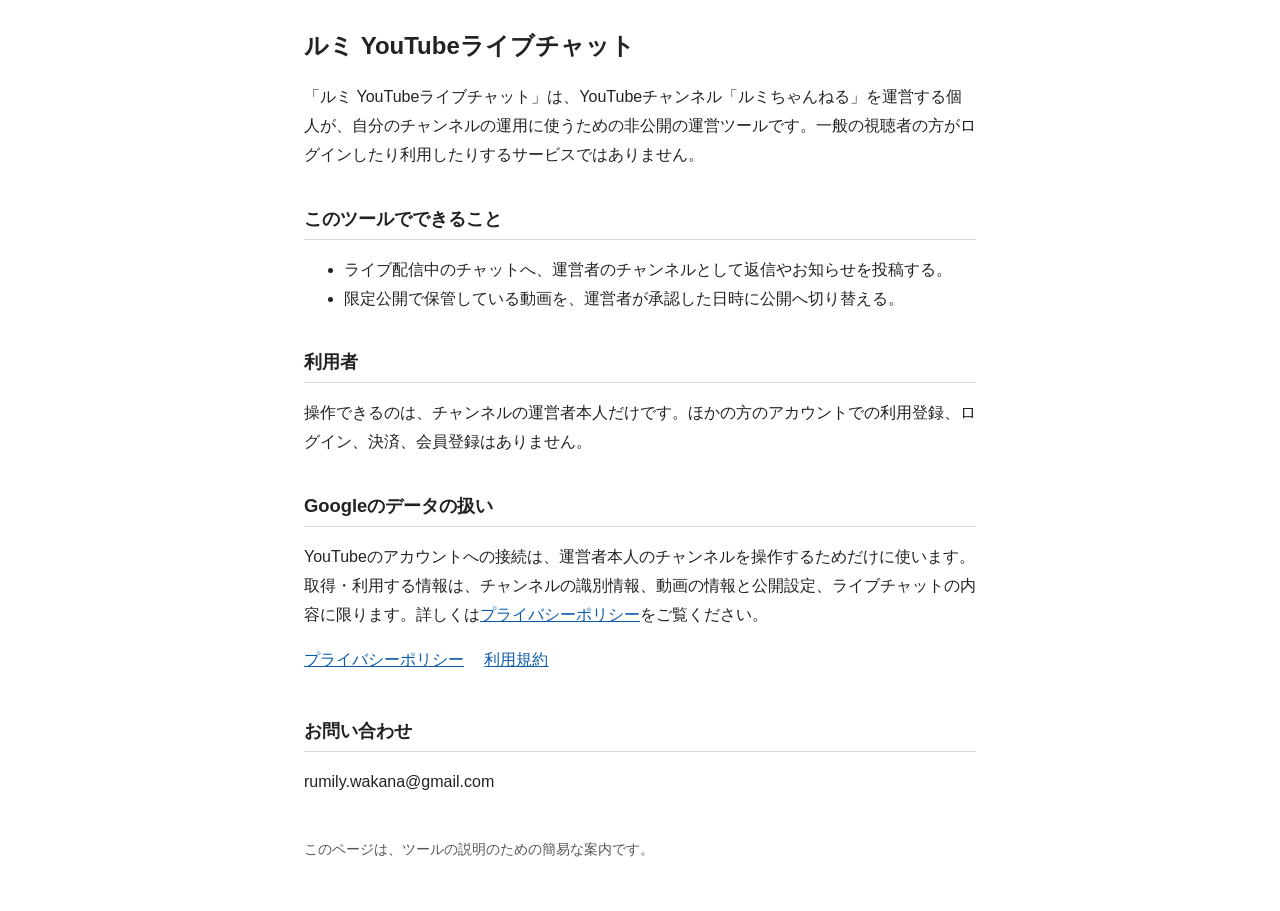
<file: rumi-channel-tools/index.html>
<!doctype html>
<html lang="ja">
<head>
<meta charset="utf-8">
<meta name="viewport" content="width=device-width, initial-scale=1">
<title>ルミ YouTubeライブチャット</title>
<style>
body{font-family:-apple-system,BlinkMacSystemFont,"Hiragino Sans","Noto Sans JP",sans-serif;line-height:1.8;color:#222;background:#fff;margin:0}
main{max-width:42rem;margin:0 auto;padding:1.5rem 1rem 3rem}
h1{font-size:1.5rem;margin:0 0 1rem}h2{font-size:1.15rem;margin:2rem 0 .5rem;border-bottom:1px solid #ddd;padding-bottom:.25rem}
nav{margin:1rem 0}nav a{display:inline-block;margin:0 1rem .5rem 0}
a{color:#0b5cad}footer{margin-top:2.5rem;font-size:.9rem;color:#555}
</style>
</head>
<body>
<main>
<h1>ルミ YouTubeライブチャット</h1>
<p>「ルミ YouTubeライブチャット」は、YouTubeチャンネル「ルミちゃんねる」を運営する個人が、自分のチャンネルの運用に使うための非公開の運営ツールです。一般の視聴者の方がログインしたり利用したりするサービスではありません。</p>

<h2>このツールでできること</h2>
<ul>
<li>ライブ配信中のチャットへ、運営者のチャンネルとして返信やお知らせを投稿する。</li>
<li>限定公開で保管している動画を、運営者が承認した日時に公開へ切り替える。</li>
</ul>

<h2>利用者</h2>
<p>操作できるのは、チャンネルの運営者本人だけです。ほかの方のアカウントでの利用登録、ログイン、決済、会員登録はありません。</p>

<h2>Googleのデータの扱い</h2>
<p>YouTubeのアカウントへの接続は、運営者本人のチャンネルを操作するためだけに使います。取得・利用する情報は、チャンネルの識別情報、動画の情報と公開設定、ライブチャットの内容に限ります。詳しくは<a href="privacy.html">プライバシーポリシー</a>をご覧ください。</p>

<nav>
<a href="privacy.html">プライバシーポリシー</a>
<a href="terms.html">利用規約</a>
</nav>

<h2>お問い合わせ</h2>
<p>rumily.wakana@gmail.com</p>

<footer>このページは、ツールの説明のための簡易な案内です。</footer>
</main>
</body>
</html>
</file>
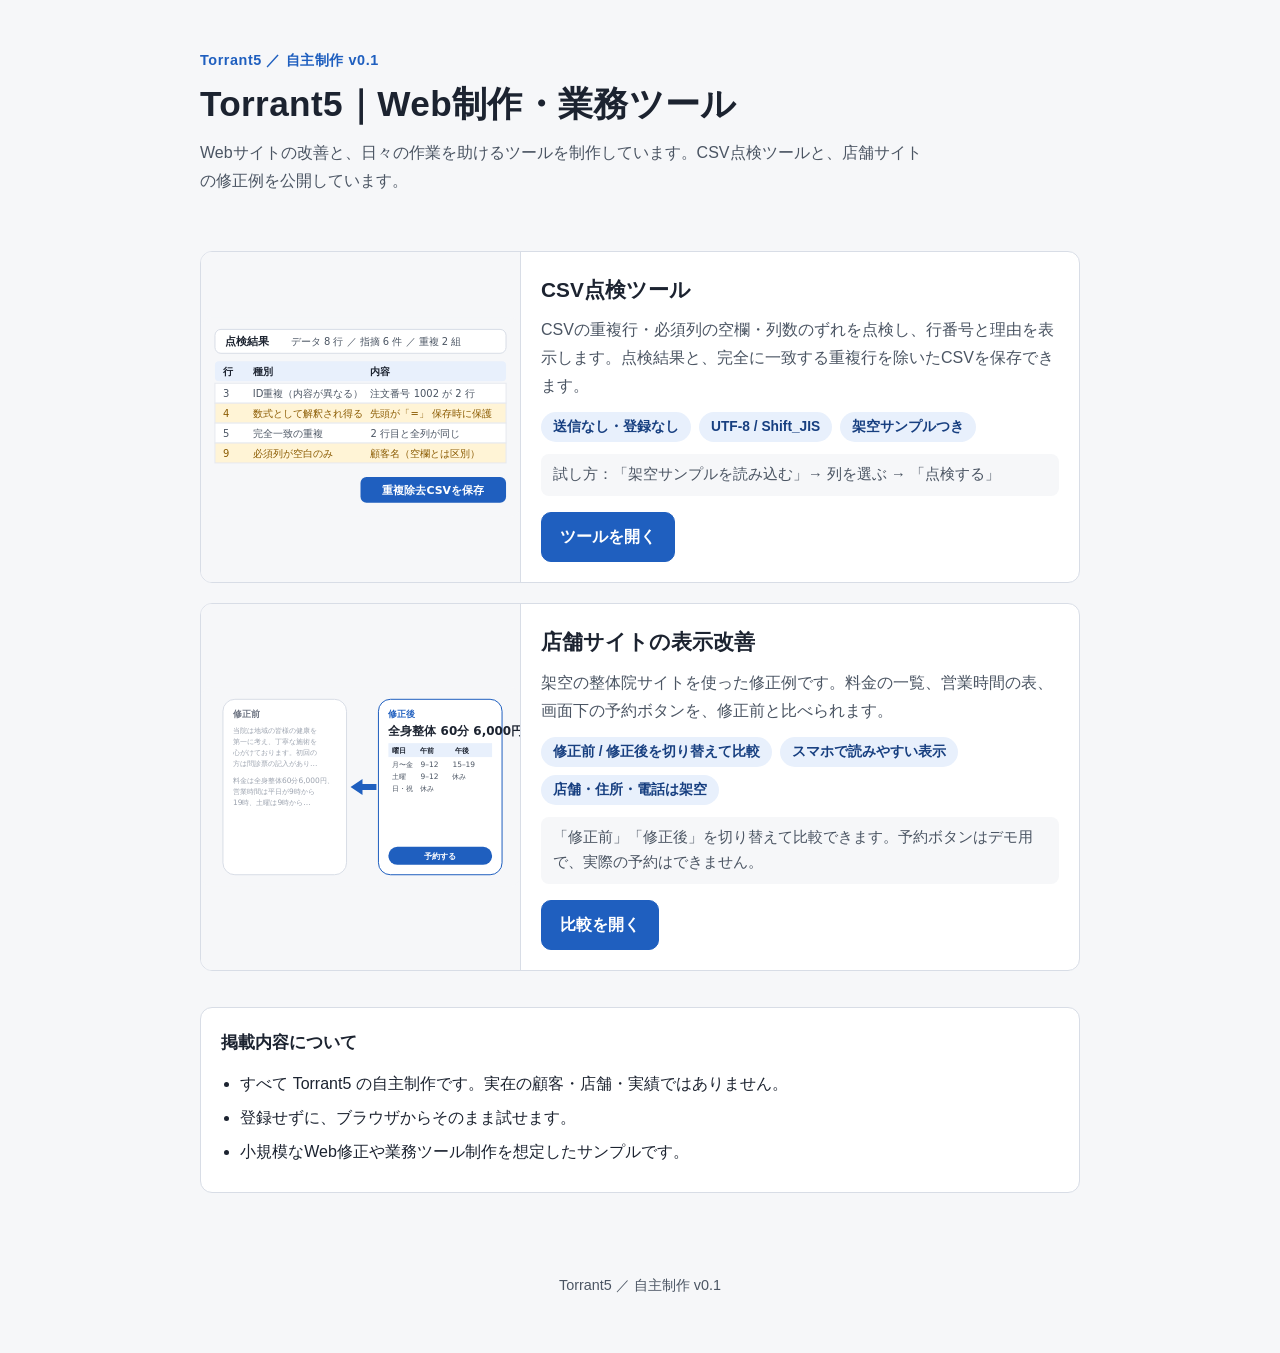
<file: samples/index.html>
<!DOCTYPE html>
<html lang="ja">
<head>
<meta charset="utf-8">
<meta name="viewport" content="width=device-width, initial-scale=1">
<title>Torrant5｜Web制作・業務ツール</title>
<meta name="description" content="Webサイトの改善と、日々の作業を助けるツールを制作しています。CSV点検ツールと店舗サイトの修正例を、ブラウザで試せます。">
<link rel="stylesheet" href="shared.css">
<link rel="stylesheet" href="home.css">
</head>
<body>
<a class="skip" href="#main">本文へ移動</a>
<main id="main" class="wrap">
  <header class="hero">
    <p class="kicker">Torrant5 ／ 自主制作 v0.1</p>
    <h1>Torrant5｜<wbr><span style="white-space:nowrap">Web制作・業務ツール</span></h1>
    <p class="lede">Webサイトの改善と、日々の作業を助けるツールを制作しています。CSV点検ツールと、店舗サイトの修正例を公開しています。</p>
  </header>

  <ul class="works">
    <li class="work">
      <a class="shot" href="csv-check/index.html" aria-hidden="true" tabindex="-1">
        <svg viewBox="0 0 320 200" role="img" focusable="false" font-family="system-ui, sans-serif">
          <rect width="320" height="200" rx="10" fill="#f6f7f9"/>
          <rect x="14" y="12" width="292" height="24" rx="6" fill="#fff" stroke="#d8dde6"/>
          <text x="24" y="28" font-size="11" fill="#1c2330" font-weight="700">点検結果</text>
          <text x="90" y="28" font-size="10" fill="#4b5563">データ 8 行 ／ 指摘 6 件 ／ 重複 2 組</text>
          <rect x="14" y="44" width="292" height="20" rx="4" fill="#e8f0fc"/>
          <text x="22" y="58" font-size="10" fill="#1c2330" font-weight="700">行</text>
          <text x="52" y="58" font-size="10" fill="#1c2330" font-weight="700">種別</text>
          <text x="170" y="58" font-size="10" fill="#1c2330" font-weight="700">内容</text>
          <rect x="14" y="66" width="292" height="20" fill="#fff" stroke="#e6e9ef"/>
          <text x="22" y="80" font-size="10" fill="#4b5563">3</text>
          <text x="52" y="80" font-size="10" fill="#4b5563">ID重複（内容が異なる）</text>
          <text x="170" y="80" font-size="10" fill="#4b5563">注文番号 1002 が 2 行</text>
          <rect x="14" y="86" width="292" height="20" fill="#fff4d6" stroke="#e6e9ef"/>
          <text x="22" y="100" font-size="10" fill="#8a5a00">4</text>
          <text x="52" y="100" font-size="10" fill="#8a5a00">数式として解釈され得る</text>
          <text x="170" y="100" font-size="10" fill="#8a5a00">先頭が「=」 保存時に保護</text>
          <rect x="14" y="106" width="292" height="20" fill="#fff" stroke="#e6e9ef"/>
          <text x="22" y="120" font-size="10" fill="#4b5563">5</text>
          <text x="52" y="120" font-size="10" fill="#4b5563">完全一致の重複</text>
          <text x="170" y="120" font-size="10" fill="#4b5563">2 行目と全列が同じ</text>
          <rect x="14" y="126" width="292" height="20" fill="#fff4d6" stroke="#e6e9ef"/>
          <text x="22" y="140" font-size="10" fill="#8a5a00">9</text>
          <text x="52" y="140" font-size="10" fill="#8a5a00">必須列が空白のみ</text>
          <text x="170" y="140" font-size="10" fill="#8a5a00">顧客名（空欄とは区別）</text>
          <rect x="160" y="160" width="146" height="26" rx="6" fill="#1f5fbf"/>
          <text x="233" y="177" font-size="11" fill="#fff" text-anchor="middle" font-weight="700">重複除去CSVを保存</text>
        </svg>
      </a>
      <div class="desc">
        <h2>CSV点検ツール</h2>
        <p>CSVの重複行・必須列の空欄・列数のずれを点検し、行番号と理由を表示します。点検結果と、完全に一致する重複行を除いたCSVを保存できます。</p>
        <ul class="facts">
          <li>送信なし・登録なし</li>
          <li>UTF-8 / Shift_JIS</li>
          <li>架空サンプルつき</li>
        </ul>
        <p class="try">試し方：「架空サンプルを読み込む」→ 列を選ぶ → 「点検する」</p>
        <a class="btn-main" href="csv-check/index.html">ツールを開く</a>
      </div>
    </li>

    <li class="work">
      <a class="shot" href="web-fix/index.html" aria-hidden="true" tabindex="-1">
        <svg viewBox="0 0 320 200" role="img" focusable="false" font-family="system-ui, sans-serif">
          <rect width="320" height="200" rx="10" fill="#f6f7f9"/>
          <rect x="22" y="12" width="124" height="176" rx="12" fill="#fff" stroke="#d8dde6"/>
          <text x="32" y="30" font-size="9" fill="#6b7280" font-weight="700">修正前</text>
          <text x="32" y="46" font-size="7.5" fill="#9ca3af">当院は地域の皆様の健康を</text>
          <text x="32" y="57" font-size="7.5" fill="#9ca3af">第一に考え、丁寧な施術を</text>
          <text x="32" y="68" font-size="7.5" fill="#9ca3af">心がけております。初回の</text>
          <text x="32" y="79" font-size="7.5" fill="#9ca3af">方は問診票の記入があり…</text>
          <text x="32" y="96" font-size="7.5" fill="#9ca3af">料金は全身整体60分6,000円、</text>
          <text x="32" y="107" font-size="7.5" fill="#9ca3af">営業時間は平日が9時から</text>
          <text x="32" y="118" font-size="7.5" fill="#9ca3af">19時、土曜は9時から…</text>
          <path d="M150 100 l12 -8 v5 h14 v6 h-14 v5z" fill="#1f5fbf"/>
          <rect x="178" y="12" width="124" height="176" rx="12" fill="#fff" stroke="#1f5fbf"/>
          <text x="188" y="30" font-size="9" fill="#1f5fbf" font-weight="700">修正後</text>
          <text x="188" y="48" font-size="12" fill="#1c2330" font-weight="700">全身整体 60分 6,000円</text>
          <rect x="188" y="56" width="104" height="14" fill="#e8f0fc"/>
          <text x="192" y="66" font-size="7.5" fill="#1c2330" font-weight="700">曜日　　午前　　　午後</text>
          <text x="192" y="80" font-size="7.5" fill="#4b5563">月〜金　9–12　　15–19</text>
          <text x="192" y="92" font-size="7.5" fill="#4b5563">土曜　　9–12　　休み</text>
          <text x="192" y="104" font-size="7.5" fill="#4b5563">日・祝　休み</text>
          <rect x="188" y="160" width="104" height="18" rx="9" fill="#1f5fbf"/>
          <text x="240" y="172" font-size="8.5" fill="#fff" text-anchor="middle" font-weight="700">予約する</text>
        </svg>
      </a>
      <div class="desc">
        <h2>店舗サイトの表示改善</h2>
        <p>架空の整体院サイトを使った修正例です。料金の一覧、営業時間の表、画面下の予約ボタンを、修正前と比べられます。</p>
        <ul class="facts">
          <li>修正前 / 修正後を切り替えて比較</li>
          <li>スマホで読みやすい表示</li>
          <li>店舗・住所・電話は架空</li>
        </ul>
        <p class="try">「修正前」「修正後」を切り替えて比較できます。予約ボタンはデモ用で、実際の予約はできません。</p>
        <a class="btn-main" href="web-fix/index.html">比較を開く</a>
      </div>
    </li>
  </ul>

  <section class="about" aria-labelledby="about-title">
    <h2 id="about-title">掲載内容について</h2>
    <ul class="plain">
      <li>すべて Torrant5 の自主制作です。実在の顧客・店舗・実績ではありません。</li>
      <li>登録せずに、ブラウザからそのまま試せます。</li>
      <li>小規模なWeb修正や業務ツール制作を想定したサンプルです。</li>
    </ul>
  </section>
</main>
<footer class="foot">
  <p>Torrant5 ／ 自主制作 v0.1</p>
</footer>
</body>
</html>
</file>
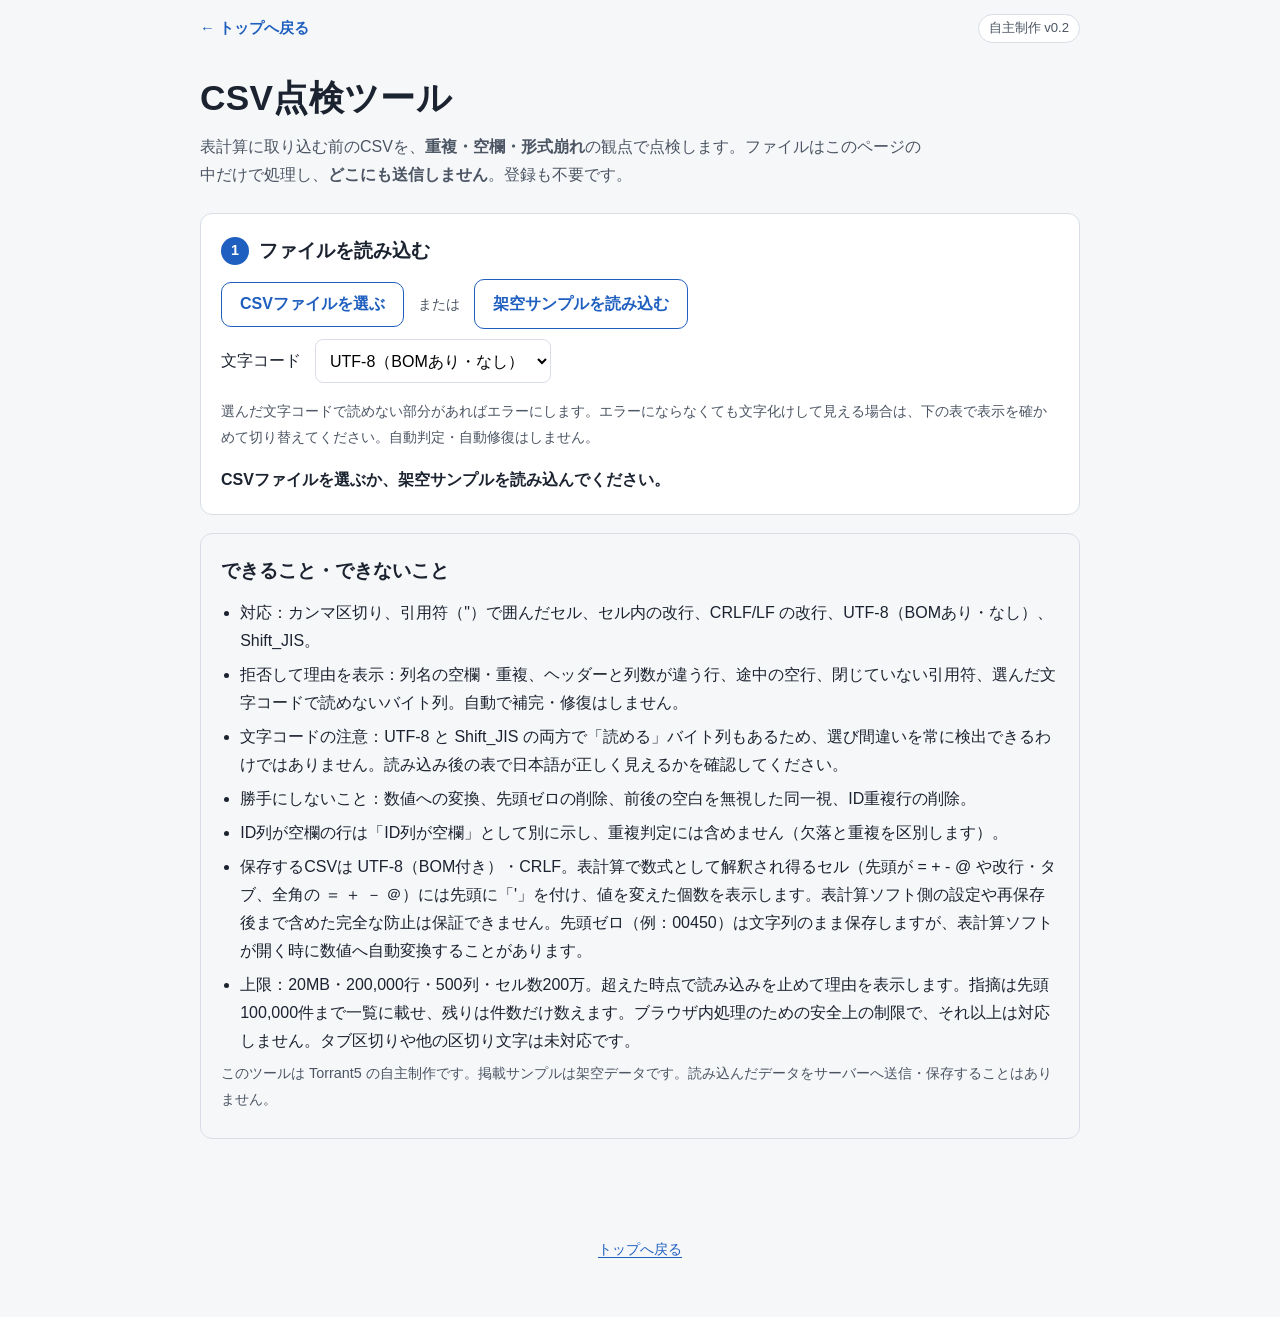
<file: samples/csv-check/index.html>
<!DOCTYPE html>
<html lang="ja">
<head>
<meta charset="utf-8">
<meta name="viewport" content="width=device-width, initial-scale=1">
<title>CSV点検ツール｜重複・空欄・形式崩れをブラウザ内で確認（Torrant5）</title>
<meta name="description" content="CSVの重複行・必須列の空欄・列数のずれをブラウザ内で点検し、結果を保存できます。ファイルの外部送信なし。架空サンプルつき。">
<link rel="stylesheet" href="../shared.css">
<link rel="stylesheet" href="style.css">
</head>
<body>
<a class="skip" href="#main">本文へ移動</a>
<header class="bar">
  <a class="bar-home" href="../index.html">← トップへ戻る</a>
  <span class="bar-tag">自主制作 v0.2</span>
</header>

<main id="main" class="wrap">
  <h1>CSV点検ツール</h1>
  <p class="lede">表計算に取り込む前のCSVを、<strong>重複・空欄・形式崩れ</strong>の観点で点検します。ファイルはこのページの中だけで処理し、<strong>どこにも送信しません</strong>。登録も不要です。</p>

  <section class="card" aria-labelledby="step1">
    <h2 id="step1"><span class="no">1</span>ファイルを読み込む</h2>
    <div class="row">
      <label class="file-label">
        <span class="btn-ghost">CSVファイルを選ぶ</span>
        <input id="file" type="file" accept=".csv,text/csv,text/plain">
      </label>
      <span class="or">または</span>
      <button id="load-sample" type="button" class="btn-ghost">架空サンプルを読み込む</button>
    </div>
    <div class="row">
      <label for="encoding">文字コード</label>
      <select id="encoding">
        <option value="utf-8" selected>UTF-8（BOMあり・なし）</option>
        <option value="shift_jis">Shift_JIS（日本語CSV）</option>
      </select>
      <span class="hint">選んだ文字コードで読めない部分があればエラーにします。エラーにならなくても文字化けして見える場合は、下の表で表示を確かめて切り替えてください。自動判定・自動修復はしません。</span>
    </div>
    <p id="file-meta" class="meta" aria-live="polite"></p>
    <p id="status" class="status" role="status" aria-live="polite"></p>
    <p id="error" class="error" role="alert" tabindex="-1" hidden></p>
  </section>

  <section id="setup" class="card" aria-labelledby="step2" hidden>
    <h2 id="step2"><span class="no">2</span>点検する列を選ぶ</h2>
    <fieldset>
      <legend>空欄があってはいけない列（複数可）</legend>
      <div id="required-cols" class="chk-grid"></div>
    </fieldset>
    <div class="row">
      <label for="id-col">ID列（重複を別扱いにする列）</label>
      <select id="id-col"></select>
    </div>
    <p class="hint">全列が完全に一致する行は常に点検します。IDだけ同じで内容が異なる行は「要確認」として分け、削除しません。</p>
    <button id="run" type="button" class="btn-main" disabled>点検する</button>
  </section>

  <section id="result" class="card" aria-labelledby="result-title" hidden>
    <h2 id="result-title" tabindex="-1"><span class="no">3</span>結果</h2>
    <dl id="summary" class="summary"></dl>

    <h3>指摘一覧</h3>
    <div class="table-wrap">
      <table class="tbl">
        <thead><tr><th scope="col">行</th><th scope="col">種別</th><th scope="col">列</th><th scope="col">内容</th></tr></thead>
        <tbody id="findings-body"></tbody>
      </table>
    </div>
    <div id="findings-pager" class="pager"></div>

    <h3>データの確認（指摘のある行に色）</h3>
    <div class="table-wrap"><table id="preview" class="tbl tbl-data"></table></div>
    <div id="preview-pager" class="pager"></div>

    <h3>保存</h3>
    <div class="row">
      <button id="dl-findings" type="button" class="btn-main" disabled>点検一覧CSVを保存</button>
      <button id="dedup" type="button" class="btn-ghost" disabled>重複除去CSVを保存</button>
    </div>
    <p id="dedup-note" class="hint"></p>
    <p id="save-note" class="status" role="status" aria-live="polite"></p>
  </section>

  <section class="card card-note" aria-labelledby="limits">
    <h2 id="limits">できること・できないこと</h2>
    <ul class="plain">
      <li>対応：カンマ区切り、引用符（"）で囲んだセル、セル内の改行、CRLF/LF の改行、UTF-8（BOMあり・なし）、Shift_JIS。</li>
      <li>拒否して理由を表示：列名の空欄・重複、ヘッダーと列数が違う行、途中の空行、閉じていない引用符、選んだ文字コードで読めないバイト列。自動で補完・修復はしません。</li>
      <li>文字コードの注意：UTF-8 と Shift_JIS の両方で「読める」バイト列もあるため、選び間違いを常に検出できるわけではありません。読み込み後の表で日本語が正しく見えるかを確認してください。</li>
      <li>勝手にしないこと：数値への変換、先頭ゼロの削除、前後の空白を無視した同一視、ID重複行の削除。</li>
      <li>ID列が空欄の行は「ID列が空欄」として別に示し、重複判定には含めません（欠落と重複を区別します）。</li>
      <li>保存するCSVは UTF-8（BOM付き）・CRLF。表計算で数式として解釈され得るセル（先頭が = + - @ や改行・タブ、全角の ＝ ＋ － ＠）には先頭に「'」を付け、値を変えた個数を表示します。表計算ソフト側の設定や再保存後まで含めた完全な防止は保証できません。先頭ゼロ（例：00450）は文字列のまま保存しますが、表計算ソフトが開く時に数値へ自動変換することがあります。</li>
      <li>上限：20MB・200,000行・500列・セル数200万。超えた時点で読み込みを止めて理由を表示します。指摘は先頭100,000件まで一覧に載せ、残りは件数だけ数えます。ブラウザ内処理のための安全上の制限で、それ以上は対応しません。タブ区切りや他の区切り文字は未対応です。</li>
    </ul>
    <p class="hint">このツールは Torrant5 の自主制作です。掲載サンプルは架空データです。読み込んだデータをサーバーへ送信・保存することはありません。</p>
  </section>
</main>

<footer class="foot">
  <p><a href="../index.html">トップへ戻る</a></p>
</footer>
<script src="csv-core.js"></script>
<script src="app.js"></script>
</body>
</html>
</file>
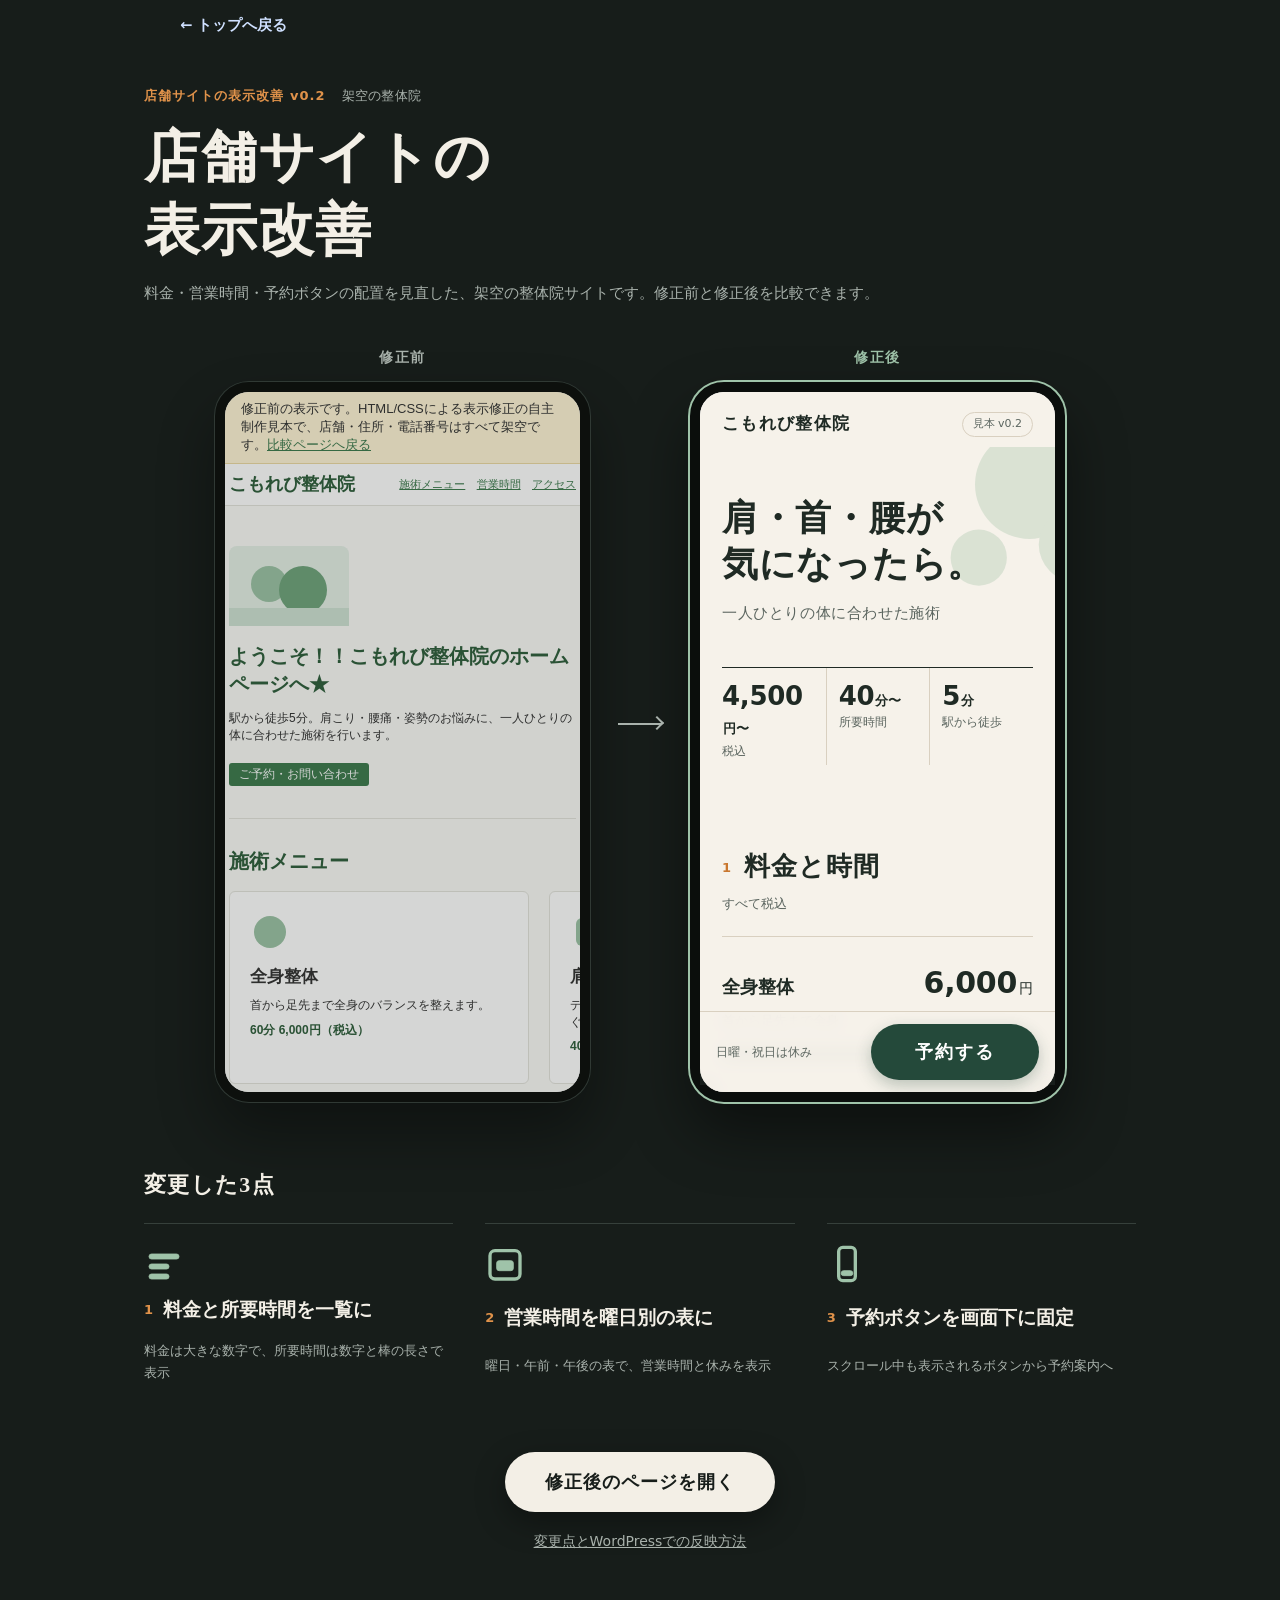
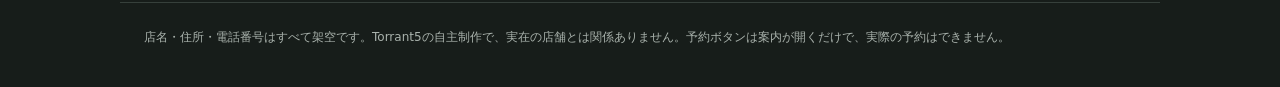
<file: samples/web-fix/index.html>
<!DOCTYPE html>
<html lang="ja">
<head>
<meta charset="utf-8">
<meta name="viewport" content="width=device-width, initial-scale=1">
<title>店舗サイトの表示改善｜修正前と修正後の比較（Torrant5）</title>
<link rel="stylesheet" href="css/index.css">
<style>.samples-nav{max-width:960px;margin:0 auto;padding:12px 20px 0;font-size:.92rem}.samples-nav a{color:#cfe0ff;font-weight:600;text-decoration:none}.samples-nav a:hover,.samples-nav a:focus-visible{text-decoration:underline}</style>
<script>document.documentElement.classList.add('js');</script>
</head>
<body>
<a class="skip" href="#compare">比較へ移動</a>
<nav class="samples-nav" aria-label="見本一覧"><a href="../index.html">← トップへ戻る</a></nav>

<header class="head">
  <p class="kicker">店舗サイトの表示改善 v0.2 <span>架空の整体院</span></p>
  <h1 class="title">店舗サイトの<br>表示改善</h1>
  <p class="lede">料金・営業時間・予約ボタンの配置を見直した、架空の整体院サイトです。修正前と修正後を比較できます。</p>
</header>

<main>
  <section id="compare" class="compare" tabindex="-1" aria-label="修正前と修正後の比較">
    <div class="switch" role="group" aria-label="表示する画面">
      <button type="button" class="switch-btn" data-show="before" aria-pressed="false">修正前</button>
      <button type="button" class="switch-btn" data-show="after" aria-pressed="true">修正後</button>
    </div>

    <div class="stage" data-view="after">
      <figure class="phone phone-before">
        <figcaption class="cap">修正前</figcaption>
        <div class="screen"><iframe src="before.html" title="修正前のページ" loading="lazy"></iframe></div>
      </figure>
      <span class="arrow" aria-hidden="true"></span>
      <figure class="phone phone-after">
        <figcaption class="cap cap-after">修正後</figcaption>
        <div class="screen"><iframe src="after.html" title="修正後のページ"></iframe></div>
      </figure>
    </div>
  </section>

  <section class="points" aria-labelledby="points-title">
    <h2 id="points-title" class="points-title">変更した3点</h2>
    <ol class="point-list">
      <li class="point">
        <svg class="pic" viewBox="0 0 48 48" aria-hidden="true" focusable="false"><rect x="6" y="12" width="36" height="6" rx="3"/><rect x="6" y="24" width="24" height="6" rx="3"/><rect x="6" y="36" width="24" height="6" rx="3"/></svg>
        <p class="point-main">料金と所要時間を一覧に</p>
        <p class="point-sub">料金は大きな数字で、所要時間は数字と棒の長さで表示</p>
      </li>
      <li class="point">
        <svg class="pic" viewBox="0 0 48 48" aria-hidden="true" focusable="false"><rect x="6" y="8" width="36" height="34" rx="6" fill="none" stroke-width="4"/><rect x="14" y="20" width="20" height="12" rx="3"/></svg>
        <p class="point-main">営業時間を曜日別の表に</p>
        <p class="point-sub">曜日・午前・午後の表で、営業時間と休みを表示</p>
      </li>
      <li class="point">
        <svg class="pic" viewBox="0 0 48 48" aria-hidden="true" focusable="false"><rect x="14" y="4" width="20" height="40" rx="5" fill="none" stroke-width="4"/><rect x="17" y="32" width="14" height="6" rx="3"/></svg>
        <p class="point-main">予約ボタンを画面下に固定</p>
        <p class="point-sub">スクロール中も表示されるボタンから予約案内へ</p>
      </li>
    </ol>
  </section>

  <div class="action">
    <a class="cta" href="after.html">修正後のページを開く</a>
    <a class="sub-link" href="詳しい仕様.html">変更点とWordPressでの反映方法</a>
  </div>
</main>

<footer class="foot">
  <p>店名・住所・電話番号はすべて架空です。Torrant5の自主制作で、実在の店舗とは関係ありません。予約ボタンは案内が開くだけで、実際の予約はできません。</p>
</footer>

<script src="js/index.js"></script>
</body>
</html>
</file>
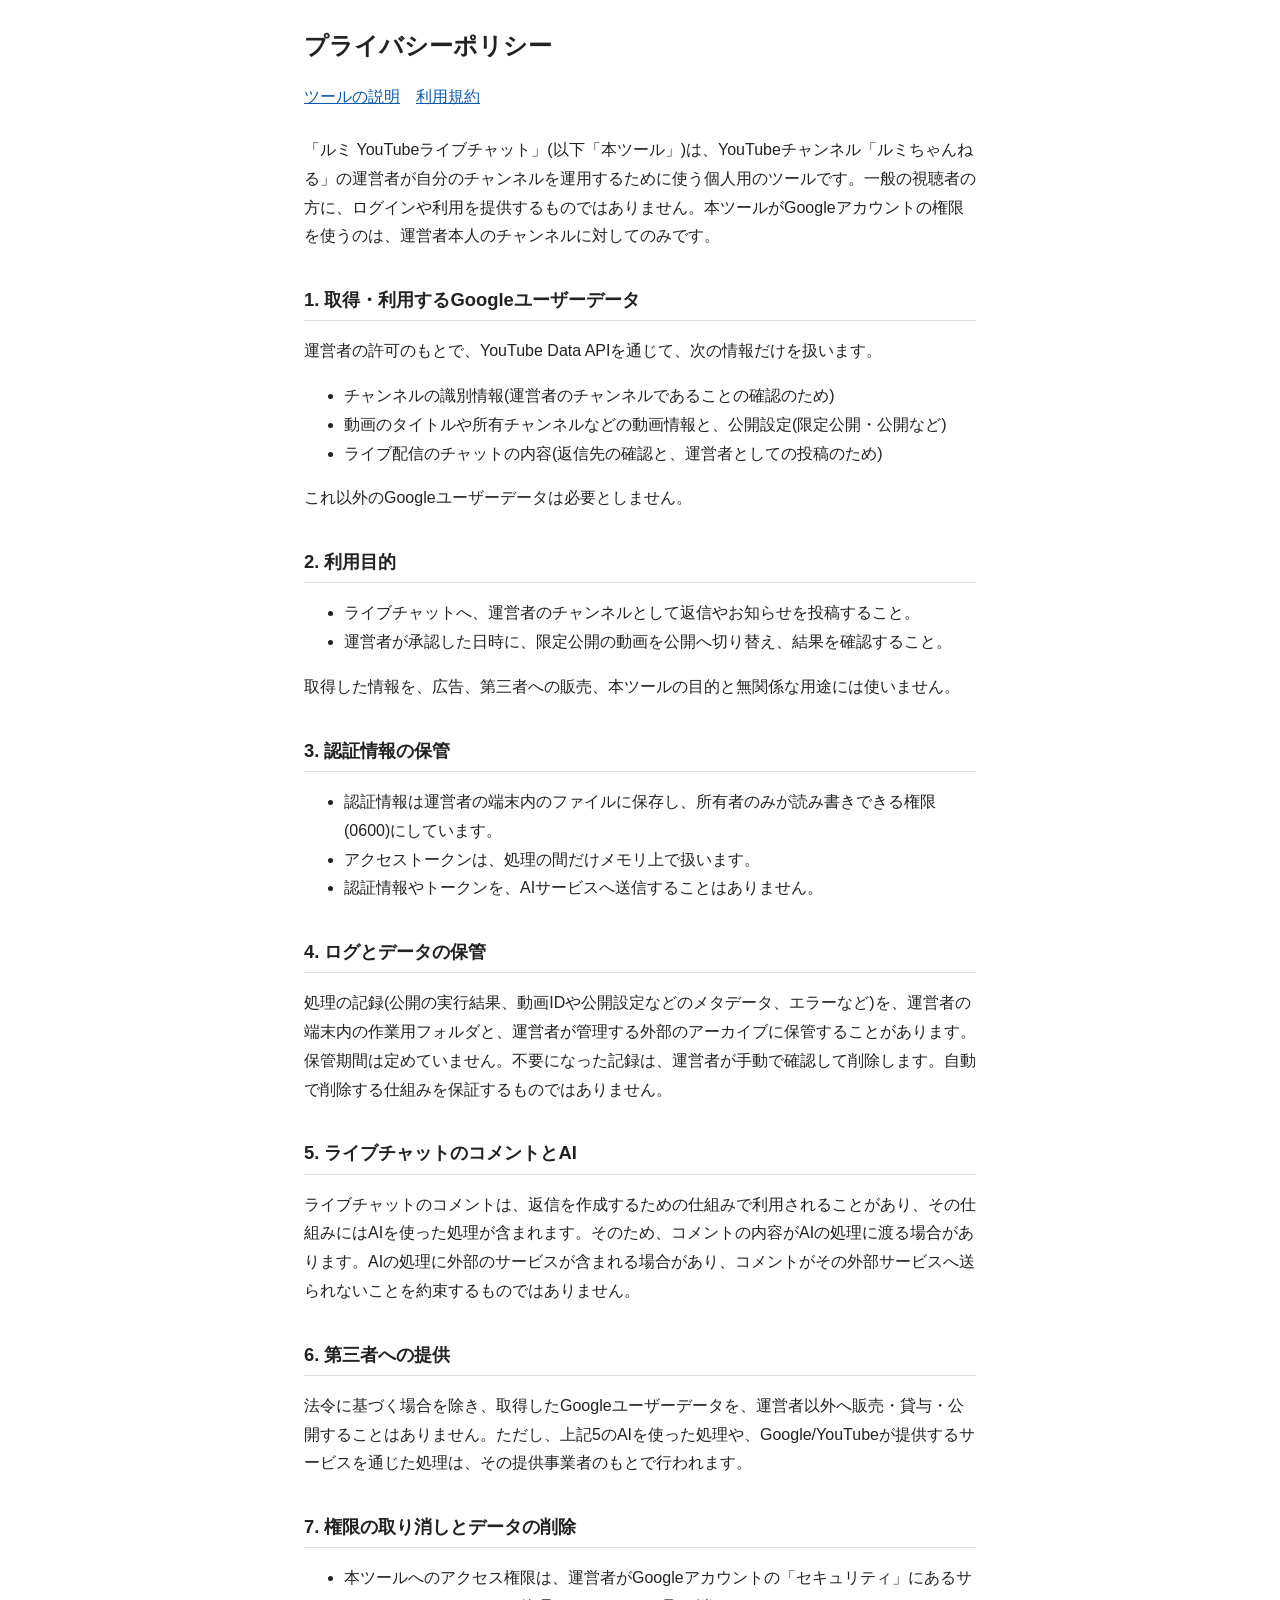
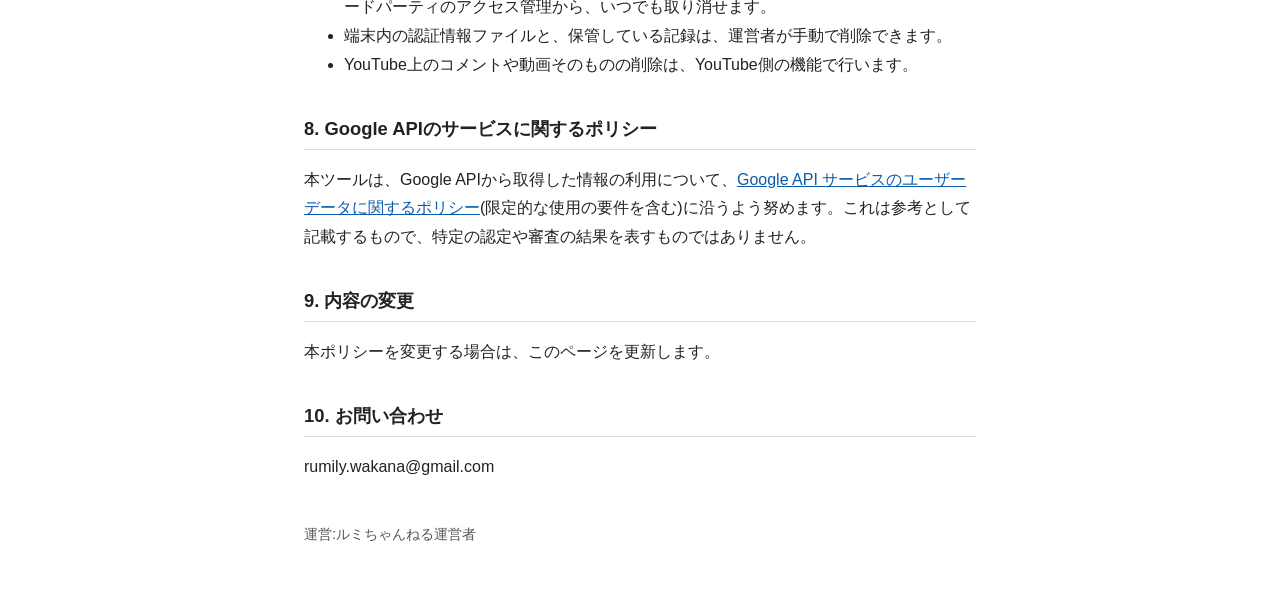
<file: rumi-channel-tools/privacy.html>
<!doctype html>
<html lang="ja">
<head>
<meta charset="utf-8">
<meta name="viewport" content="width=device-width, initial-scale=1">
<title>プライバシーポリシー | ルミ YouTubeライブチャット</title>
<style>
body{font-family:-apple-system,BlinkMacSystemFont,"Hiragino Sans","Noto Sans JP",sans-serif;line-height:1.8;color:#222;background:#fff;margin:0}
main{max-width:42rem;margin:0 auto;padding:1.5rem 1rem 3rem}
h1{font-size:1.5rem;margin:0 0 1rem}h2{font-size:1.15rem;margin:2rem 0 .5rem;border-bottom:1px solid #ddd;padding-bottom:.25rem}
nav{margin:1rem 0}nav a{display:inline-block;margin:0 1rem .5rem 0}
a{color:#0b5cad}footer{margin-top:2.5rem;font-size:.9rem;color:#555}
</style>
</head>
<body>
<main>
<h1>プライバシーポリシー</h1>
<nav><a href="index.html">ツールの説明</a><a href="terms.html">利用規約</a></nav>
<p>「ルミ YouTubeライブチャット」(以下「本ツール」)は、YouTubeチャンネル「ルミちゃんねる」の運営者が自分のチャンネルを運用するために使う個人用のツールです。一般の視聴者の方に、ログインや利用を提供するものではありません。本ツールがGoogleアカウントの権限を使うのは、運営者本人のチャンネルに対してのみです。</p>

<h2>1. 取得・利用するGoogleユーザーデータ</h2>
<p>運営者の許可のもとで、YouTube Data APIを通じて、次の情報だけを扱います。</p>
<ul>
<li>チャンネルの識別情報(運営者のチャンネルであることの確認のため)</li>
<li>動画のタイトルや所有チャンネルなどの動画情報と、公開設定(限定公開・公開など)</li>
<li>ライブ配信のチャットの内容(返信先の確認と、運営者としての投稿のため)</li>
</ul>
<p>これ以外のGoogleユーザーデータは必要としません。</p>

<h2>2. 利用目的</h2>
<ul>
<li>ライブチャットへ、運営者のチャンネルとして返信やお知らせを投稿すること。</li>
<li>運営者が承認した日時に、限定公開の動画を公開へ切り替え、結果を確認すること。</li>
</ul>
<p>取得した情報を、広告、第三者への販売、本ツールの目的と無関係な用途には使いません。</p>

<h2>3. 認証情報の保管</h2>
<ul>
<li>認証情報は運営者の端末内のファイルに保存し、所有者のみが読み書きできる権限(0600)にしています。</li>
<li>アクセストークンは、処理の間だけメモリ上で扱います。</li>
<li>認証情報やトークンを、AIサービスへ送信することはありません。</li>
</ul>

<h2>4. ログとデータの保管</h2>
<p>処理の記録(公開の実行結果、動画IDや公開設定などのメタデータ、エラーなど)を、運営者の端末内の作業用フォルダと、運営者が管理する外部のアーカイブに保管することがあります。保管期間は定めていません。不要になった記録は、運営者が手動で確認して削除します。自動で削除する仕組みを保証するものではありません。</p>

<h2>5. ライブチャットのコメントとAI</h2>
<p>ライブチャットのコメントは、返信を作成するための仕組みで利用されることがあり、その仕組みにはAIを使った処理が含まれます。そのため、コメントの内容がAIの処理に渡る場合があります。AIの処理に外部のサービスが含まれる場合があり、コメントがその外部サービスへ送られないことを約束するものではありません。</p>

<h2>6. 第三者への提供</h2>
<p>法令に基づく場合を除き、取得したGoogleユーザーデータを、運営者以外へ販売・貸与・公開することはありません。ただし、上記5のAIを使った処理や、Google/YouTubeが提供するサービスを通じた処理は、その提供事業者のもとで行われます。</p>

<h2>7. 権限の取り消しとデータの削除</h2>
<ul>
<li>本ツールへのアクセス権限は、運営者がGoogleアカウントの「セキュリティ」にあるサードパーティのアクセス管理から、いつでも取り消せます。</li>
<li>端末内の認証情報ファイルと、保管している記録は、運営者が手動で削除できます。</li>
<li>YouTube上のコメントや動画そのものの削除は、YouTube側の機能で行います。</li>
</ul>

<h2>8. Google APIのサービスに関するポリシー</h2>
<p>本ツールは、Google APIから取得した情報の利用について、<a href="https://developers.google.com/terms/api-services-user-data-policy">Google API サービスのユーザーデータに関するポリシー</a>(限定的な使用の要件を含む)に沿うよう努めます。これは参考として記載するもので、特定の認定や審査の結果を表すものではありません。</p>

<h2>9. 内容の変更</h2>
<p>本ポリシーを変更する場合は、このページを更新します。</p>

<h2>10. お問い合わせ</h2>
<p>rumily.wakana@gmail.com</p>

<footer>運営:ルミちゃんねる運営者</footer>
</main>
</body>
</html>
</file>
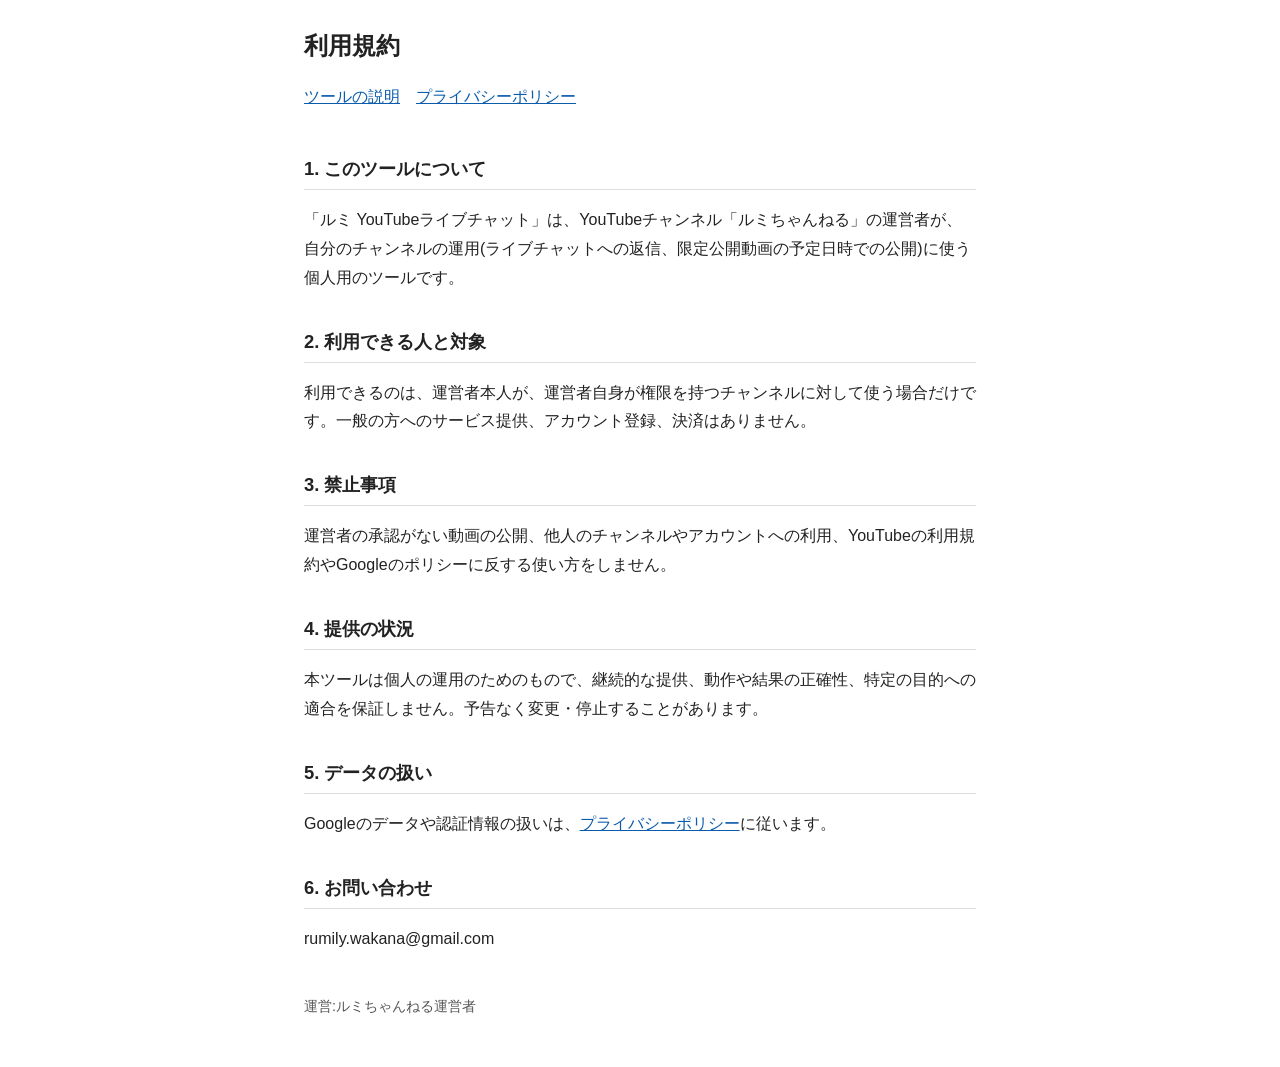
<file: rumi-channel-tools/terms.html>
<!doctype html>
<html lang="ja">
<head>
<meta charset="utf-8">
<meta name="viewport" content="width=device-width, initial-scale=1">
<title>利用規約 | ルミ YouTubeライブチャット</title>
<style>
body{font-family:-apple-system,BlinkMacSystemFont,"Hiragino Sans","Noto Sans JP",sans-serif;line-height:1.8;color:#222;background:#fff;margin:0}
main{max-width:42rem;margin:0 auto;padding:1.5rem 1rem 3rem}
h1{font-size:1.5rem;margin:0 0 1rem}h2{font-size:1.15rem;margin:2rem 0 .5rem;border-bottom:1px solid #ddd;padding-bottom:.25rem}
nav{margin:1rem 0}nav a{display:inline-block;margin:0 1rem .5rem 0}
a{color:#0b5cad}footer{margin-top:2.5rem;font-size:.9rem;color:#555}
</style>
</head>
<body>
<main>
<h1>利用規約</h1>
<nav><a href="index.html">ツールの説明</a><a href="privacy.html">プライバシーポリシー</a></nav>

<h2>1. このツールについて</h2>
<p>「ルミ YouTubeライブチャット」は、YouTubeチャンネル「ルミちゃんねる」の運営者が、自分のチャンネルの運用(ライブチャットへの返信、限定公開動画の予定日時での公開)に使う個人用のツールです。</p>

<h2>2. 利用できる人と対象</h2>
<p>利用できるのは、運営者本人が、運営者自身が権限を持つチャンネルに対して使う場合だけです。一般の方へのサービス提供、アカウント登録、決済はありません。</p>

<h2>3. 禁止事項</h2>
<p>運営者の承認がない動画の公開、他人のチャンネルやアカウントへの利用、YouTubeの利用規約やGoogleのポリシーに反する使い方をしません。</p>

<h2>4. 提供の状況</h2>
<p>本ツールは個人の運用のためのもので、継続的な提供、動作や結果の正確性、特定の目的への適合を保証しません。予告なく変更・停止することがあります。</p>

<h2>5. データの扱い</h2>
<p>Googleのデータや認証情報の扱いは、<a href="privacy.html">プライバシーポリシー</a>に従います。</p>

<h2>6. お問い合わせ</h2>
<p>rumily.wakana@gmail.com</p>

<footer>運営:ルミちゃんねる運営者</footer>
</main>
</body>
</html>
</file>
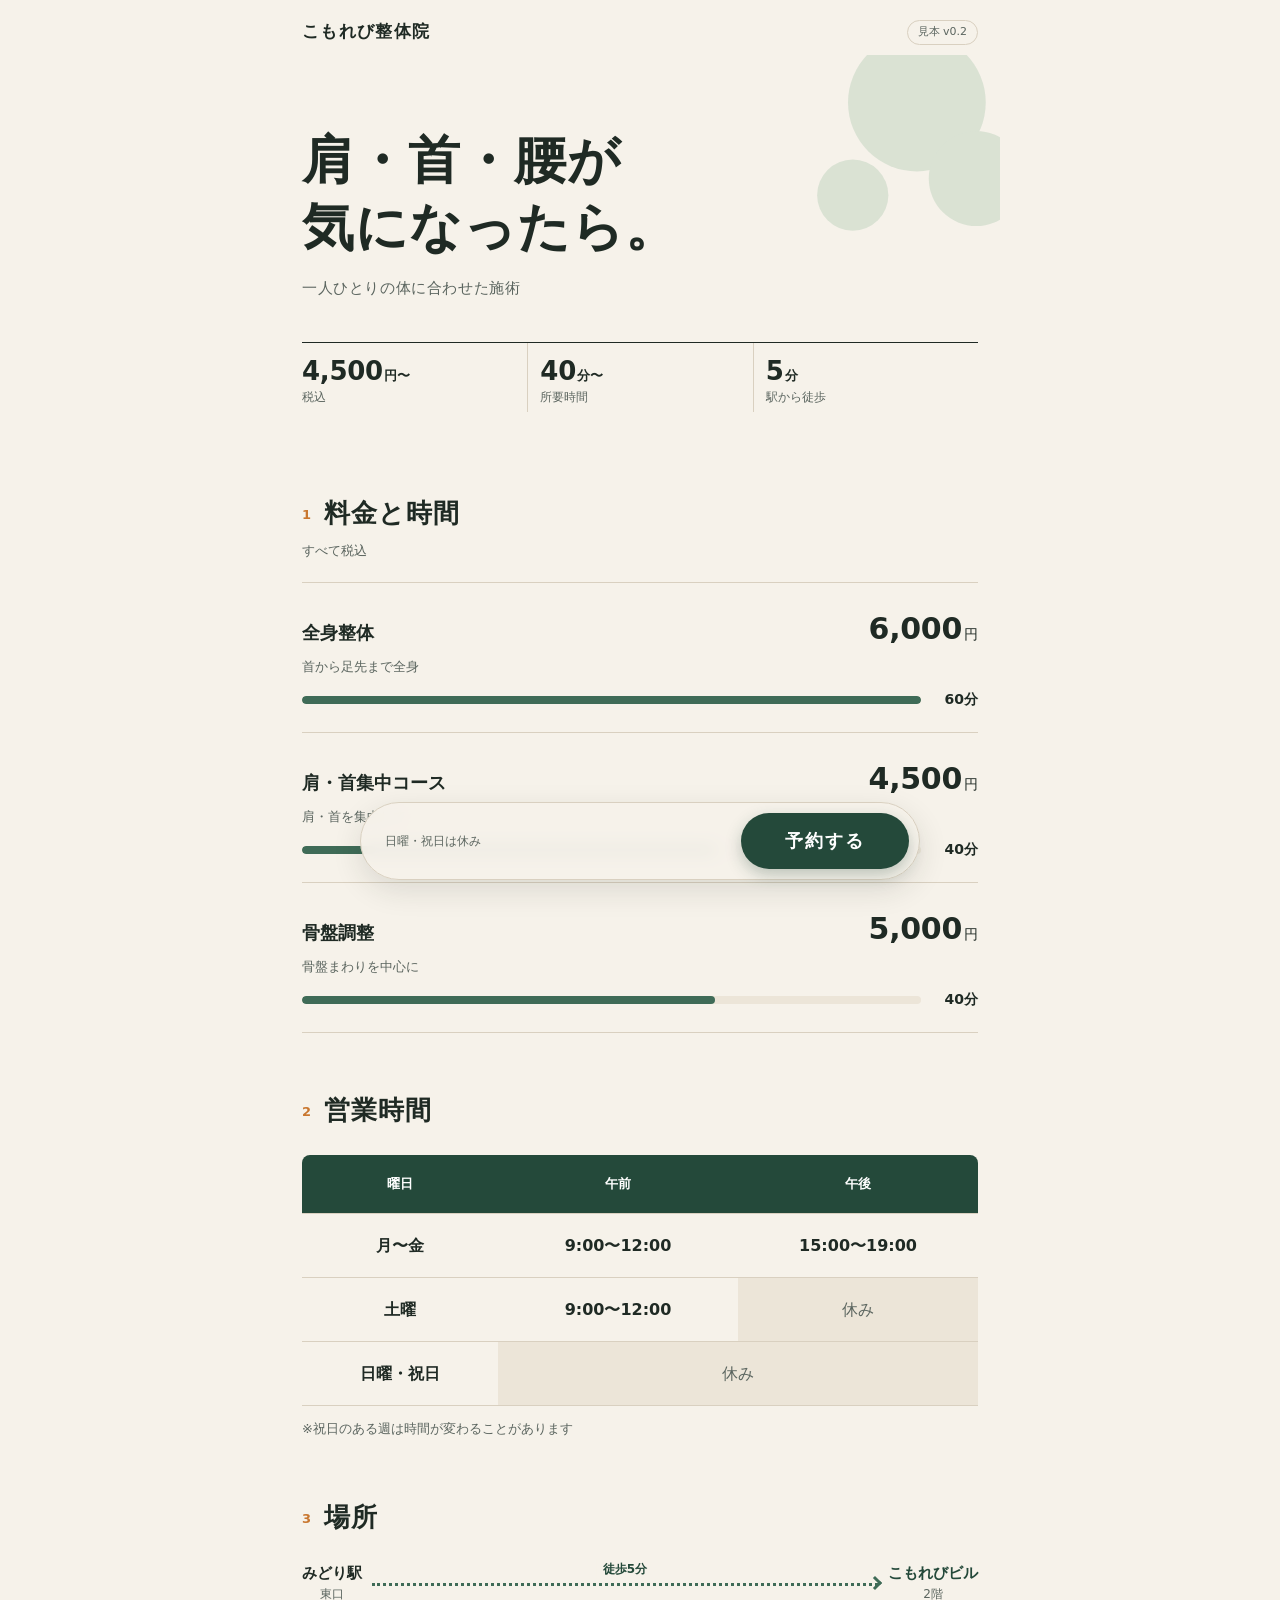
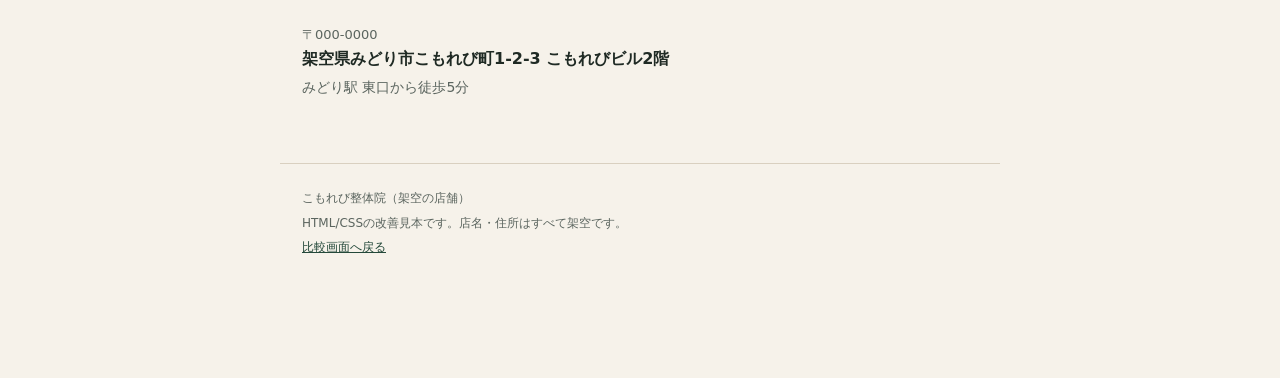
<file: samples/web-fix/after.html>
<!DOCTYPE html>
<html lang="ja">
<head>
<meta charset="utf-8">
<meta name="viewport" content="width=device-width, initial-scale=1, viewport-fit=cover">
<title>こもれび整体院（架空）｜料金・営業時間・アクセス</title>
<meta name="description" content="みどり駅 東口から徒歩5分。40分 4,500円（税込）から。こもれび整体院の料金・営業時間・アクセス（架空の見本ページ）。">
<link rel="stylesheet" href="css/after.css">
<script>document.documentElement.classList.add('js');</script>
</head>
<body>
<a class="skip" href="#price">料金へ移動</a>

<header class="top">
  <p class="brand">こもれび整体院</p>
  <p class="sample-tag">見本 v0.2</p>
</header>

<main>
  <section class="hero" aria-labelledby="hero-title">
    <svg class="hero-leaves" viewBox="0 0 320 160" aria-hidden="true" focusable="false">
      <circle cx="250" cy="40" r="58" />
      <circle cx="300" cy="104" r="40" />
      <circle cx="196" cy="118" r="30" />
    </svg>
    <h1 id="hero-title" class="hero-title">
      <span class="line">肩・首・腰が</span>
      <span class="line">気になったら。</span>
    </h1>
    <p class="hero-sub">一人ひとりの体に合わせた施術</p>

    <ul class="facts" aria-label="ひと目でわかる要点">
      <li><a href="#price"><span class="fact-num">4,500<small>円〜</small></span><span class="fact-label">税込</span></a></li>
      <li><a href="#price"><span class="fact-num">40<small>分〜</small></span><span class="fact-label">所要時間</span></a></li>
      <li><a href="#access"><span class="fact-num">5<small>分</small></span><span class="fact-label">駅から徒歩</span></a></li>
    </ul>
  </section>

  <section id="price" class="block" tabindex="-1" aria-labelledby="price-title">
    <h2 id="price-title" class="block-title"><span class="block-no" aria-hidden="true">1</span>料金と時間</h2>
    <p class="block-note">すべて税込</p>
    <ol class="menu">
      <li class="menu-item reveal" style="--min:60">
        <div class="menu-head">
          <h3 class="menu-name">全身整体</h3>
          <p class="menu-price"><span class="yen">6,000</span>円</p>
        </div>
        <p class="menu-desc">首から足先まで全身</p>
        <div class="bar" aria-hidden="true"><span></span></div>
        <p class="menu-min">60分</p>
      </li>
      <li class="menu-item reveal" style="--min:40">
        <div class="menu-head">
          <h3 class="menu-name">肩・首集中コース</h3>
          <p class="menu-price"><span class="yen">4,500</span>円</p>
        </div>
        <p class="menu-desc">肩・首を集中して</p>
        <div class="bar" aria-hidden="true"><span></span></div>
        <p class="menu-min">40分</p>
      </li>
      <li class="menu-item reveal" style="--min:40">
        <div class="menu-head">
          <h3 class="menu-name">骨盤調整</h3>
          <p class="menu-price"><span class="yen">5,000</span>円</p>
        </div>
        <p class="menu-desc">骨盤まわりを中心に</p>
        <div class="bar" aria-hidden="true"><span></span></div>
        <p class="menu-min">40分</p>
      </li>
    </ol>
  </section>

  <section id="hours" class="block" aria-labelledby="hours-title">
    <h2 id="hours-title" class="block-title"><span class="block-no" aria-hidden="true">2</span>営業時間</h2>
    <table class="hours-table reveal">
      <caption class="sr-only">曜日ごとの営業時間</caption>
      <thead><tr><th scope="col">曜日</th><th scope="col">午前</th><th scope="col">午後</th></tr></thead>
      <tbody>
        <tr><th scope="row">月〜金</th><td>9:00〜12:00</td><td>15:00〜19:00</td></tr>
        <tr><th scope="row">土曜</th><td>9:00〜12:00</td><td class="hours-closed">休み</td></tr>
        <tr><th scope="row">日曜・祝日</th><td colspan="2" class="hours-closed">休み</td></tr>
      </tbody>
    </table>
    <p class="caution">祝日のある週は時間が変わることがあります</p>
  </section>

  <section id="access" class="block" aria-labelledby="access-title">
    <h2 id="access-title" class="block-title"><span class="block-no" aria-hidden="true">3</span>場所</h2>
    <div class="route reveal" aria-hidden="true">
      <span class="stop">みどり駅<br><small>東口</small></span>
      <span class="walk"><span class="walk-line"></span><span class="walk-label">徒歩5分</span></span>
      <span class="stop stop-goal">こもれびビル<br><small>2階</small></span>
    </div>
    <address class="addr">
      <span class="zip">〒000-0000</span>
      架空県みどり市こもれび町1-2-3 こもれびビル2階
    </address>
    <p class="addr-sub">みどり駅 東口から徒歩5分</p>
  </section>
</main>

<footer class="foot">
  <p>こもれび整体院（架空の店舗）</p>
  <p>HTML/CSSの改善見本です。店名・住所はすべて架空です。</p>
  <p><a href="index.html" target="_top">比較画面へ戻る</a></p>
</footer>

<div class="cta-bar">
  <p class="cta-hint" id="cta-hint">平日 19:00まで・土曜 12:00まで</p>
  <button type="button" class="cta" id="open-booking" aria-haspopup="dialog">予約する</button>
</div>

<dialog class="sheet" id="booking" aria-labelledby="booking-title" aria-describedby="booking-desc">
  <div class="sheet-inner">
    <span class="sheet-grip" aria-hidden="true"></span>
    <h2 id="booking-title" class="sheet-title">これは見本です</h2>
    <p id="booking-desc" class="sheet-text">実際のサイトでは、ここから予約フォームまたは電話に進みます。</p>
    <p class="sheet-small">このページでは送信・発信は行いません。</p>
    <button type="button" class="sheet-close" id="close-booking">閉じる</button>
  </div>
</dialog>

<script src="js/after.js"></script>
</body>
</html>
</file>
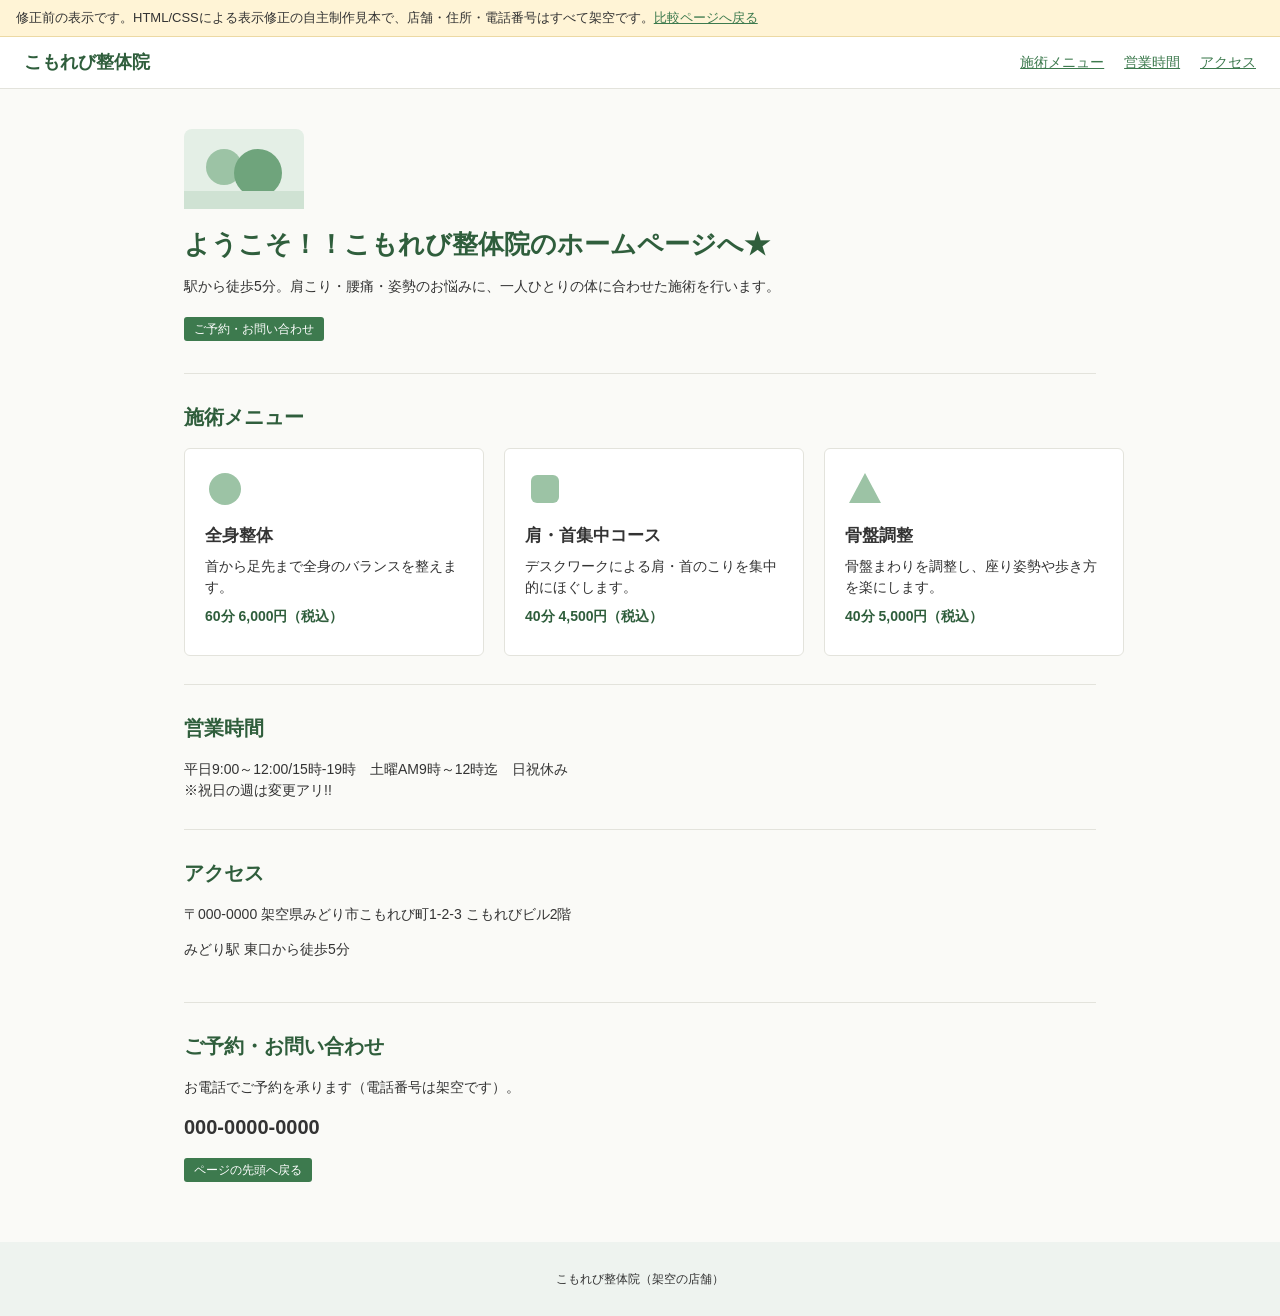
<file: samples/web-fix/before.html>
<!DOCTYPE html>
<html lang="ja">
<head>
<meta charset="utf-8">
<meta name="viewport" content="width=device-width, initial-scale=1">
<title>修正前｜こもれび整体院（架空）</title>
<link rel="stylesheet" href="css/before.css">
</head>
<body>
<p class="demo-note">修正前の表示です。HTML/CSSによる表示修正の自主制作見本で、店舗・住所・電話番号はすべて架空です。<a href="index.html">比較ページへ戻る</a></p>

<header class="site-header">
  <a class="logo" href="#top">こもれび整体院</a>
  <nav class="site-nav" aria-label="ページ内メニュー">
    <a href="#menu">施術メニュー</a>
    <a href="#hours">営業時間</a>
    <a href="#access">アクセス</a>
  </nav>
</header>

<main id="top">
  <section class="hero">
    <svg class="hero-mark" viewBox="0 0 120 80" aria-hidden="true">
      <rect width="120" height="80" rx="8" fill="#e4efe6"/>
      <circle cx="40" cy="38" r="18" fill="#9cc3a5"/>
      <circle cx="74" cy="44" r="24" fill="#6fa47c"/>
      <rect x="0" y="62" width="120" height="18" fill="#cfe2d3"/>
    </svg>
    <h1>ようこそ！！こもれび整体院のホームページへ★</h1>
    <p class="lead">駅から徒歩5分。肩こり・腰痛・姿勢のお悩みに、一人ひとりの体に合わせた施術を行います。</p>
    <a class="btn-main" href="#contact">ご予約・お問い合わせ</a>
  </section>

  <section id="menu" class="section">
    <h2>施術メニュー</h2>
    <div class="cards">
      <article class="card">
        <svg viewBox="0 0 40 40" aria-hidden="true"><circle cx="20" cy="20" r="16" fill="#9cc3a5"/></svg>
        <h3>全身整体</h3>
        <p>首から足先まで全身のバランスを整えます。</p>
        <p class="price">60分 6,000円（税込）</p>
      </article>
      <article class="card">
        <svg viewBox="0 0 40 40" aria-hidden="true"><rect x="6" y="6" width="28" height="28" rx="6" fill="#9cc3a5"/></svg>
        <h3>肩・首集中コース</h3>
        <p>デスクワークによる肩・首のこりを集中的にほぐします。</p>
        <p class="price">40分 4,500円（税込）</p>
      </article>
      <article class="card">
        <svg viewBox="0 0 40 40" aria-hidden="true"><polygon points="20,4 36,34 4,34" fill="#9cc3a5"/></svg>
        <h3>骨盤調整</h3>
        <p>骨盤まわりを調整し、座り姿勢や歩き方を楽にします。</p>
        <p class="price">40分 5,000円（税込）</p>
      </article>
    </div>
  </section>

  <section id="hours" class="section">
    <h2>営業時間</h2>
    <p class="hours-text">平日9:00～12:00/15時-19時　土曜AM9時～12時迄　日祝休み<br>※祝日の週は変更アリ!!</p>
  </section>

  <section id="access" class="section">
    <h2>アクセス</h2>
    <p>〒000-0000 架空県みどり市こもれび町1-2-3 こもれびビル2階</p>
    <p>みどり駅 東口から徒歩5分</p>
  </section>

  <section id="contact" class="section">
    <h2>ご予約・お問い合わせ</h2>
    <p>お電話でご予約を承ります（電話番号は架空です）。</p>
    <p class="tel">000-0000-0000</p>
    <a class="btn-main" href="#top">ページの先頭へ戻る</a>
  </section>
</main>

<footer class="site-footer">
  <p>こもれび整体院（架空の店舗）</p>
</footer>
</body>
</html>
</file>
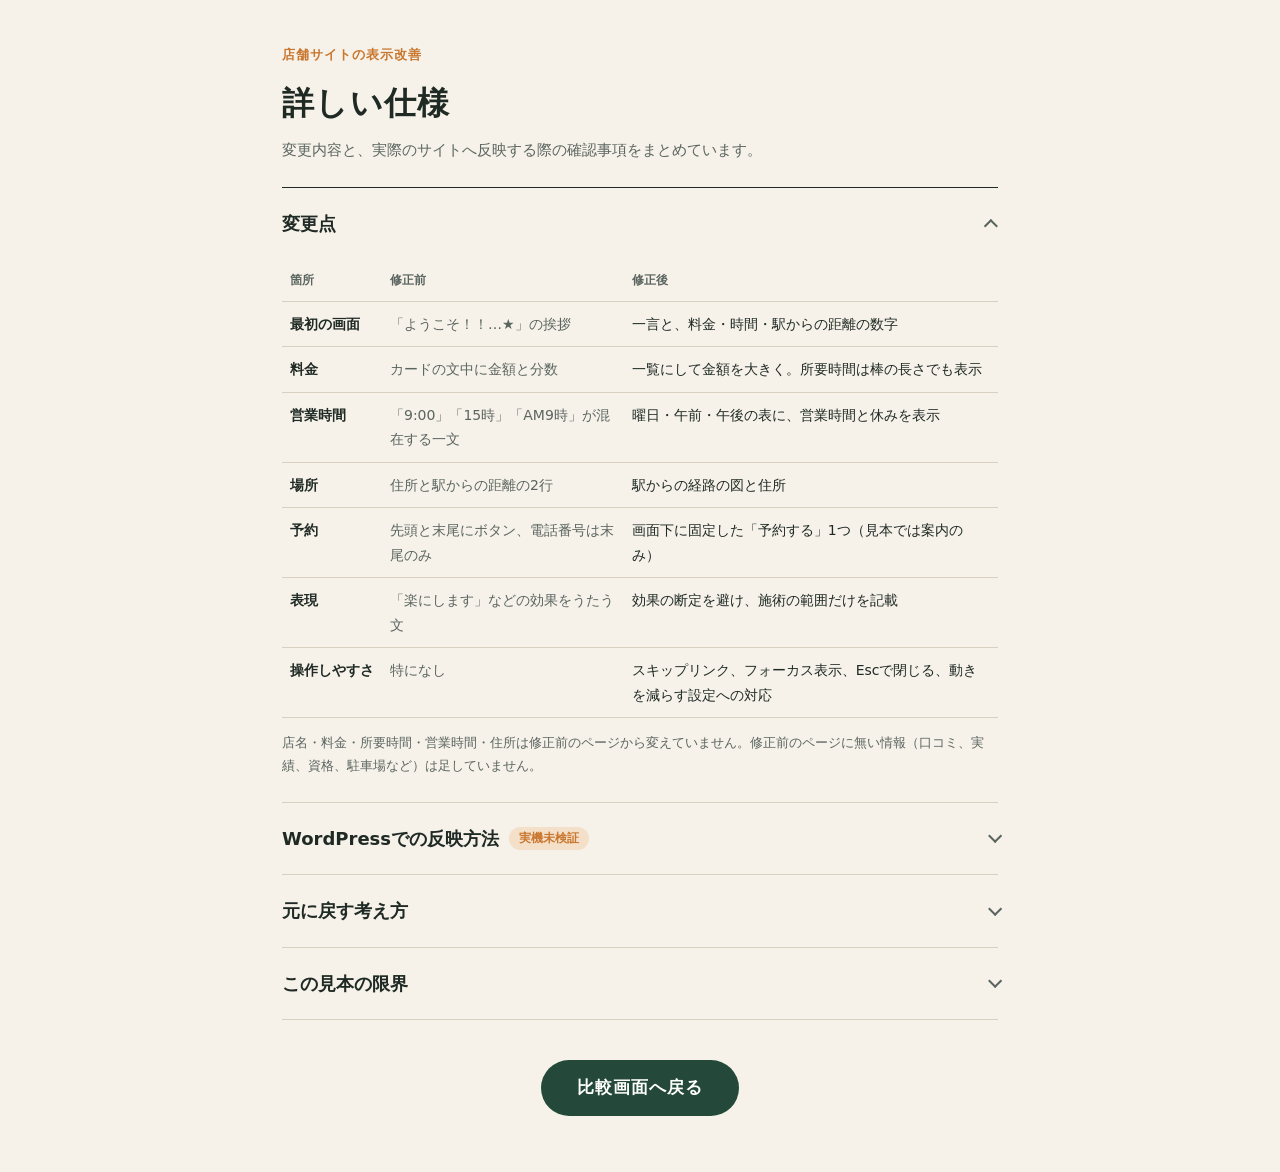
<file: samples/web-fix/詳しい仕様.html>
<!DOCTYPE html>
<html lang="ja">
<head>
<meta charset="utf-8">
<meta name="viewport" content="width=device-width, initial-scale=1">
<title>詳しい仕様｜店舗サイトの表示改善</title>
<link rel="stylesheet" href="css/spec.css">
</head>
<body>
<a class="skip" href="#main">本文へ移動</a>

<header class="head">
  <p class="kicker">店舗サイトの表示改善</p>
  <h1 class="title">詳しい仕様</h1>
  <p class="lede">変更内容と、実際のサイトへ反映する際の確認事項をまとめています。</p>
</header>

<main id="main" class="main">
  <details class="panel" open>
    <summary>変更点</summary>
    <div class="body">
      <table class="diff">
        <thead><tr><th scope="col">箇所</th><th scope="col">修正前</th><th scope="col">修正後</th></tr></thead>
        <tbody>
          <tr><th scope="row">最初の画面</th><td>「ようこそ！！…★」の挨拶</td><td>一言と、料金・時間・駅からの距離の数字</td></tr>
          <tr><th scope="row">料金</th><td>カードの文中に金額と分数</td><td>一覧にして金額を大きく。所要時間は棒の長さでも表示</td></tr>
          <tr><th scope="row">営業時間</th><td>「9:00」「15時」「AM9時」が混在する一文</td><td>曜日・午前・午後の表に、営業時間と休みを表示</td></tr>
          <tr><th scope="row">場所</th><td>住所と駅からの距離の2行</td><td>駅からの経路の図と住所</td></tr>
          <tr><th scope="row">予約</th><td>先頭と末尾にボタン、電話番号は末尾のみ</td><td>画面下に固定した「予約する」1つ（見本では案内のみ）</td></tr>
          <tr><th scope="row">表現</th><td>「楽にします」などの効果をうたう文</td><td>効果の断定を避け、施術の範囲だけを記載</td></tr>
          <tr><th scope="row">操作しやすさ</th><td>特になし</td><td>スキップリンク、フォーカス表示、Escで閉じる、動きを減らす設定への対応</td></tr>
        </tbody>
      </table>
      <p class="note">店名・料金・所要時間・営業時間・住所は修正前のページから変えていません。修正前のページに無い情報（口コミ、実績、資格、駐車場など）は足していません。</p>
    </div>
  </details>

  <details class="panel">
    <summary>WordPressでの反映方法<span class="badge">実機未検証</span></summary>
    <div class="body">
      <p class="warn">この見本は単体のHTML/CSSとスクリプトです。WordPressの実環境では試していません。テーマ、ブロックエディタかどうか、プラグイン、ユーザー権限によって方法が変わるため、実際のサイトを見てから決めます。</p>
      <ol class="steps">
        <li><b>見た目だけを直す</b><span>追加CSSに書く（クラシックテーマは「外観 → カスタマイズ → 追加CSS」、ブロックテーマはサイトエディターのスタイル内）。HTMLの構造は変えない範囲。</span></li>
        <li><b>ページの中身を組み替える</b><span>固定ページの本文を、ブロックの組み直しやカスタムHTMLブロックで置き換える。権限によってはスクリプトが除去されるため、動きの部分は別の方法で読み込む。</span></li>
        <li><b>テーマごと手を入れる</b><span>子テーマを作り、CSSとスクリプトを読み込む。親テーマを更新しても変更が消えない。</span></li>
      </ol>
      <p class="note">本番の前に、複製環境やステージングで確認するのが望ましいです。</p>
    </div>
  </details>

  <details class="panel">
    <summary>元に戻す考え方</summary>
    <div class="body">
      <ul class="dots">
        <li>変更の前に控えを取る（ページのリビジョン、追加CSSの写し、テーマファイルの複製。可能ならサイト全体のバックアップ）</li>
        <li>変更は小さく分け、1つずつ反映して確認する</li>
        <li>戻すときは、リビジョンから復元／追加CSSを元の写しに戻す／子テーマを外して親テーマに戻す</li>
      </ul>
      <p class="note">具体的な手順は、実際のサイトのバックアップ方法とサーバー構成を確認してから決めます。</p>
    </div>
  </details>

  <details class="panel">
    <summary>この見本の限界</summary>
    <div class="body">
      <ul class="dots">
        <li>店舗・住所・電話番号はすべて架空です</li>
        <li>「初めてでも大丈夫か」に答える情報（当日の流れなど）は、修正前のページに無いため足していません。実際には店舗から事実を受け取って追加します</li>
        <li>月〜金・土曜・日曜祝日の営業時間を表で表示します。祝日のある週は時間変更の可能性があります</li>
        <li>「予約する」は案内を出すだけで、送信や発信はしません</li>
        <li>確認したブラウザ以外での表示は未確認です</li>
        <li>料金や作業範囲の約束ではありません</li>
      </ul>
    </div>
  </details>

  <div class="action">
    <a class="cta" href="index.html">比較画面へ戻る</a>
  </div>
</main>
</body>
</html>
</file>
<file: samples/shared.css>
/* Torrant5 公開見本 共通スタイル v0.1
   外部フォント・CDNなし。色の役割：青=操作、赤=エラー、緑=問題なし、黄=要確認。 */
:root {
  --bg: #f6f7f9;
  --paper: #ffffff;
  --ink: #1c2330;
  --ink-2: #4b5563;
  --line: #d8dde6;
  --accent: #1f5fbf;
  --accent-ink: #ffffff;
  --accent-soft: #e8f0fc;
  --err: #b42318;
  --err-soft: #fdecea;
  --ok: #1b7a3d;
  --warn-soft: #fff4d6;
  --radius: 12px;
  --maxw: 920px;
}
* { box-sizing: border-box; }
html { -webkit-text-size-adjust: 100%; }
body {
  margin: 0;
  font-family: -apple-system, BlinkMacSystemFont, "Hiragino Sans", "Hiragino Kaku Gothic ProN", "Yu Gothic UI", "Noto Sans JP", Meiryo, sans-serif;
  font-size: 16px;
  line-height: 1.75;
  color: var(--ink);
  background: var(--bg);
}
a { color: var(--accent); text-underline-offset: 3px; }
a:focus-visible, button:focus-visible, input:focus-visible, select:focus-visible, [tabindex]:focus-visible {
  outline: 3px solid #ffb84d; outline-offset: 2px;
}
.skip { position: absolute; left: -999px; top: 8px; background: var(--paper); padding: 8px 12px; border-radius: 8px; z-index: 10; }
.skip:focus { left: 8px; }
.wrap { max-width: var(--maxw); margin: 0 auto; padding: 24px 20px 56px; }
h1 { font-size: clamp(1.6rem, 4vw, 2.2rem); line-height: 1.3; margin: 8px 0 12px; letter-spacing: .01em; }
h2 { font-size: 1.2rem; margin: 0 0 12px; display: flex; align-items: center; gap: 10px; }
h3 { font-size: 1.02rem; margin: 24px 0 8px; color: var(--ink-2); }
.lede { color: var(--ink-2); margin: 0 0 24px; max-width: 46em; }
.no { display: inline-grid; place-items: center; width: 28px; height: 28px; border-radius: 50%; background: var(--accent); color: var(--accent-ink); font-size: .9rem; font-weight: 700; flex: none; }
.bar { display: flex; justify-content: space-between; align-items: center; gap: 12px; max-width: var(--maxw); margin: 0 auto; padding: 14px 20px 0; font-size: .92rem; }
.bar-home { text-decoration: none; font-weight: 600; }
.bar-tag { color: var(--ink-2); background: var(--paper); border: 1px solid var(--line); border-radius: 999px; padding: 2px 10px; font-size: .82rem; }
.card { background: var(--paper); border: 1px solid var(--line); border-radius: var(--radius); padding: 20px; margin: 0 0 18px; }
.card-note { background: transparent; }
.row { display: flex; flex-wrap: wrap; align-items: center; gap: 10px 14px; margin: 10px 0; }
.btn-main, .btn-ghost {
  font: inherit; font-weight: 600; border-radius: 10px; padding: 10px 18px; cursor: pointer; min-height: 44px;
  border: 1.5px solid var(--accent); transition: background .15s, transform .15s;
}
.btn-main { background: var(--accent); color: var(--accent-ink); }
.btn-main:hover { background: #184c99; }
.btn-ghost { background: var(--paper); color: var(--accent); }
.btn-ghost:hover { background: var(--accent-soft); }
.btn-main:disabled, .btn-ghost:disabled { opacity: .45; cursor: not-allowed; }
.btn-main:active, .btn-ghost:active { transform: translateY(1px); }
select, input[type="text"] { font: inherit; padding: 8px 10px; border: 1.5px solid var(--line); border-radius: 8px; background: var(--paper); min-height: 44px; }
.hint { color: var(--ink-2); font-size: .9rem; margin: 6px 0; }
.status { margin: 8px 0 0; font-weight: 600; }
.error { margin: 10px 0 0; padding: 12px 14px; border-left: 4px solid var(--err); background: var(--err-soft); color: var(--err); border-radius: 8px; font-weight: 600; }
.ok { color: var(--ok); font-weight: 700; }
.ng { color: #8a5a00; font-weight: 700; }
.plain { padding-left: 1.2em; margin: 0; }
.plain li { margin: 6px 0; }
.foot { text-align: center; color: var(--ink-2); font-size: .9rem; padding: 10px 20px 40px; }
@media (prefers-reduced-motion: reduce) {
  * { transition: none !important; animation: none !important; }
}
</file>
<file: samples/home.css>
/* 見本一覧（入口） v0.1 */
.hero { padding: 24px 0 8px; }
.kicker { margin: 0 0 6px; color: var(--accent); font-weight: 700; font-size: .9rem; letter-spacing: .04em; }
.sp { display: none; }
.works { list-style: none; margin: 24px 0 0; padding: 0; display: grid; gap: 20px; }
.work {
  display: grid; grid-template-columns: 1fr; gap: 0;
  background: var(--paper); border: 1px solid var(--line); border-radius: var(--radius); overflow: hidden;
  animation: rise .5s ease both;
}
.work:nth-child(2) { animation-delay: .08s; }
.shot { display: block; background: var(--bg); border-bottom: 1px solid var(--line); }
.shot svg { display: block; width: 100%; height: auto; }
.desc { padding: 20px; }
.desc h2 { margin: 0 0 8px; font-size: 1.3rem; }
.desc p { margin: 0 0 12px; color: var(--ink-2); }
.facts { list-style: none; margin: 0 0 12px; padding: 0; display: flex; flex-wrap: wrap; gap: 8px; }
.facts li { background: var(--accent-soft); color: #173f80; border-radius: 999px; padding: 3px 12px; font-size: .86rem; font-weight: 600; }
.try { font-size: .92rem; background: var(--bg); border-radius: 8px; padding: 8px 12px; }
.desc .btn-main { display: inline-block; text-decoration: none; margin-top: 4px; }
.about { margin-top: 36px; padding: 20px; border: 1px solid var(--line); border-radius: var(--radius); background: var(--paper); }
.about h2 { font-size: 1.05rem; }
@keyframes rise { from { opacity: 0; transform: translateY(10px); } to { opacity: 1; transform: none; } }
@media (min-width: 760px) {
  .work { grid-template-columns: 320px 1fr; }
  .shot { border-bottom: none; border-right: 1px solid var(--line); }
  .shot svg { height: 100%; object-fit: cover; }
}
@media (max-width: 480px) {
  .sp { display: inline; }
  .desc .btn-main { display: block; text-align: center; }
}
</file>
<file: samples/csv-check/style.css>
/* CSV点検ツール 固有スタイル v0.1 */
.file-label { position: relative; display: inline-block; }
.file-label input[type="file"] { position: absolute; inset: 0; opacity: 0; width: 100%; height: 100%; cursor: pointer; }
.file-label .btn-ghost { display: inline-block; line-height: 1.4; pointer-events: none; }
.file-label:focus-within .btn-ghost { outline: 3px solid #ffb84d; outline-offset: 2px; }
.or { color: var(--ink-2); font-size: .9rem; }
.meta { margin: 10px 0 0; color: var(--ink-2); font-size: .92rem; word-break: break-all; }
fieldset { border: 1px solid var(--line); border-radius: 10px; padding: 10px 14px 12px; margin: 0 0 12px; }
legend { padding: 0 6px; color: var(--ink-2); font-size: .92rem; }
.chk-grid { display: flex; flex-wrap: wrap; gap: 6px 18px; }
.chk { display: inline-flex; align-items: center; gap: 6px; min-height: 36px; cursor: pointer; }
.chk input { width: 20px; height: 20px; }
.summary { display: grid; grid-template-columns: max-content 1fr; gap: 6px 18px; margin: 0; padding: 14px 16px; background: var(--bg); border-radius: 10px; }
.summary dt { color: var(--ink-2); font-size: .92rem; }
.summary dd { margin: 0; font-weight: 600; }
.summary p { grid-column: 1 / -1; margin: 6px 0 0; }
.table-wrap { overflow-x: auto; border: 1px solid var(--line); border-radius: 10px; }
.tbl { border-collapse: collapse; width: 100%; font-size: .93rem; }
.tbl th, .tbl td { padding: 8px 10px; border-bottom: 1px solid var(--line); text-align: left; vertical-align: top; white-space: pre-wrap; word-break: break-all; }
.tbl th { background: var(--bg); font-weight: 600; position: sticky; top: 0; }
.tbl tr:last-child td { border-bottom: none; }
.tbl:not(.tbl-data) td:first-child, .tbl:not(.tbl-data) th:first-child { white-space: nowrap; }
.tbl:not(.tbl-data) td:nth-child(3), .tbl:not(.tbl-data) th:nth-child(3) { word-break: keep-all; overflow-wrap: anywhere; min-width: 6em; }
.tbl-data td, .tbl-data th { white-space: pre; max-width: 24em; overflow: hidden; text-overflow: ellipsis; }
.tbl-data tr.flag td { background: var(--warn-soft); }
.pager { display: flex; align-items: center; gap: 12px; margin: 8px 0 0; font-size: .92rem; color: var(--ink-2); }
.pager button { font: inherit; padding: 6px 12px; border-radius: 8px; border: 1.5px solid var(--line); background: var(--paper); cursor: pointer; min-height: 36px; }
.pager button:disabled { opacity: .4; cursor: not-allowed; }
@media (max-width: 600px) {
  .summary { grid-template-columns: 1fr; gap: 2px; }
  .summary dd { margin-bottom: 8px; }
  .btn-main, .btn-ghost { width: 100%; text-align: center; }
  .file-label { width: 100%; }
  .row label { width: 100%; }
  /* 指摘一覧：1件を縦に並べ、初期幅で行・種別・列・内容が全部読めるようにする（横スクロール廃止。データ確認表 .tbl-data は対象外） */
  .tbl:not(.tbl-data) thead { display: none; }
  .tbl:not(.tbl-data) tr { display: block; padding: 8px 10px; border-bottom: 1px solid var(--line); }
  .tbl:not(.tbl-data) tr:last-child { border-bottom: none; }
  .tbl:not(.tbl-data) td { display: block; padding: 2px 0; border-bottom: none; min-width: 0; white-space: pre-wrap; word-break: break-all; }
  .tbl:not(.tbl-data) td::before { display: inline-block; min-width: 3em; margin-right: 6px; color: var(--ink-2); font-size: .85rem; }
  .tbl:not(.tbl-data) td:nth-child(1)::before { content: "行"; }
  .tbl:not(.tbl-data) td:nth-child(2)::before { content: "種別"; }
  .tbl:not(.tbl-data) td:nth-child(3)::before { content: "列"; }
  .tbl:not(.tbl-data) td:nth-child(4)::before { content: "内容"; }
  .tbl:not(.tbl-data) td[colspan]::before { content: none; }
}
</file>
<file: samples/web-fix/css/index.css>
/* 比較画面 v0.2 — システムフォントのみ・外部読込なし */
:root {
  --bg: #171d1a;
  --bg-2: #222a26;
  --ink: #f3efe6;
  --ink-soft: #a9b2ac;
  --line: #36403b;
  --amber: #e0924a;
  --leaf: #9fc3a9;
  --ease: cubic-bezier(.2, .7, .2, 1);
  --sans: "Hiragino Sans", "Hiragino Kaku Gothic ProN", "Yu Gothic UI", "Yu Gothic", Meiryo, system-ui, sans-serif;
  --serif: "Hiragino Mincho ProN", "Yu Mincho", YuMincho, serif;
}

*, *::before, *::after { box-sizing: border-box; }
html { -webkit-text-size-adjust: 100%; }
body {
  margin: 0;
  background: var(--bg);
  color: var(--ink);
  font-family: var(--sans);
  line-height: 1.7;
}
h1, h2, p, ol { margin: 0; padding: 0; }
ol { list-style: none; }

:focus-visible { outline: 3px solid var(--amber); outline-offset: 3px; border-radius: 6px; }
.compare:focus { outline: none; }

.skip {
  position: absolute; left: 12px; top: -60px; z-index: 10;
  background: var(--amber); color: #1b1b1b; padding: 10px 16px; border-radius: 8px;
  text-decoration: none;
}
.skip:focus { top: 12px; }

/* 見出し */
.head {
  max-width: 1040px;
  margin: 0 auto;
  padding: 48px 24px 8px;
}
.kicker {
  font-size: 13px;
  font-weight: 700;
  color: var(--amber);
  letter-spacing: .08em;
}
.kicker span { color: var(--ink-soft); font-weight: 500; margin-left: .8em; letter-spacing: .02em; }
.title {
  margin-top: 14px;
  font-family: var(--serif);
  font-weight: 600;
  font-size: clamp(32px, 8.4vw, 56px);
  line-height: 1.3;
  letter-spacing: .02em;
}
.lede { margin-top: 14px; color: var(--ink-soft); font-size: 15px; }

/* 比較ステージ */
.compare {
  max-width: 1040px;
  margin: 0 auto;
  padding: 32px 24px 8px;
}
.switch {
  display: none;
  margin: 0 auto 18px;
  width: max-content;
  background: var(--bg-2);
  border-radius: 999px;
  padding: 4px;
}
.switch-btn {
  border: 0;
  background: transparent;
  color: var(--ink-soft);
  font: inherit;
  font-size: 15px;
  font-weight: 700;
  padding: 8px 22px;
  border-radius: 999px;
  cursor: pointer;
  transition: background .2s, color .2s;
}
.switch-btn[aria-pressed="true"] { background: var(--ink); color: var(--bg); }

.stage {
  display: flex;
  justify-content: center;
  align-items: center;
  gap: 28px;
}
.phone { margin: 0; display: grid; gap: 12px; justify-items: center; }
.cap { font-size: 14px; font-weight: 700; color: var(--ink-soft); letter-spacing: .1em; }
.cap-after { color: var(--leaf); }
.screen {
  width: 375px;
  height: 720px;
  border-radius: 34px;
  border: 10px solid #0b0e0c;
  box-shadow: 0 0 0 1px var(--line), 0 30px 60px rgba(0, 0, 0, .45);
  overflow: hidden;
  background: #fff;
}
.screen iframe { display: block; width: 100%; height: 100%; border: 0; }
.phone-before .screen { opacity: .82; }
.phone-after .screen { box-shadow: 0 0 0 2px var(--leaf), 0 30px 60px rgba(0, 0, 0, .45); }

.arrow {
  flex: 0 0 auto;
  width: 44px;
  height: 2px;
  background: var(--ink-soft);
  position: relative;
}
.arrow::after {
  content: "";
  position: absolute; right: 0; top: -5px;
  width: 10px; height: 10px;
  border-top: 2px solid var(--ink-soft);
  border-right: 2px solid var(--ink-soft);
  transform: rotate(45deg);
}

/* 狭い画面：切り替え表示 */
@media (max-width: 880px) {
  .js .switch { display: flex; }
  .arrow { display: none; }
  .stage { flex-direction: column; gap: 32px; }
  .js .stage[data-view="after"] .phone-before,
  .js .stage[data-view="before"] .phone-after { display: none; }
  .js .phone .cap { display: none; }
  .screen { width: min(375px, 100%); height: min(720px, 76vh); }
  .phone { width: 100%; }
}

/* 要点 */
.points {
  max-width: 1040px;
  margin: 0 auto;
  padding: 56px 24px 0;
}
.points-title {
  font-family: var(--serif);
  font-weight: 600;
  font-size: 22px;
  letter-spacing: .06em;
}
.point-list {
  margin-top: 20px;
  display: grid;
  gap: 0;
  counter-reset: p;
}
.point {
  counter-increment: p;
  display: grid;
  grid-template-columns: 44px 1fr;
  grid-template-areas: "pic main" "pic sub";
  column-gap: 16px;
  padding: 20px 0;
  border-top: 1px solid var(--line);
}
.pic { grid-area: pic; width: 40px; height: 40px; fill: var(--leaf); stroke: var(--leaf); }
.point-main { grid-area: main; font-size: 19px; font-weight: 700; line-height: 1.45; }
.point-main::before {
  content: counter(p);
  color: var(--amber);
  font-size: 13px;
  margin-right: 10px;
  vertical-align: 2px;
}
.point-sub { grid-area: sub; margin-top: 4px; font-size: 13px; color: var(--ink-soft); }

@media (min-width: 881px) {
  .point-list { grid-template-columns: repeat(3, 1fr); gap: 32px; }
  .point { grid-template-columns: 1fr; grid-template-areas: "pic" "main" "sub"; row-gap: 12px; }
}

/* 主動作 */
.action {
  max-width: 1040px;
  margin: 0 auto;
  padding: 48px 24px 24px;
  display: grid;
  justify-items: center;
  gap: 18px;
}
.cta {
  display: inline-flex;
  align-items: center;
  justify-content: center;
  min-height: 60px;
  padding: 0 40px;
  border-radius: 999px;
  background: var(--ink);
  color: var(--bg);
  font-size: 18px;
  font-weight: 700;
  letter-spacing: .06em;
  text-decoration: none;
  box-shadow: 0 10px 30px rgba(0, 0, 0, .35);
  transition: transform .12s var(--ease), background .2s;
}
.cta:hover { background: #fff; }
.cta:active { transform: scale(.97); }
.sub-link { font-size: 14px; color: var(--ink-soft); }
.sub-link:hover { color: var(--ink); }

.foot {
  max-width: 1040px;
  margin: 24px auto 0;
  padding: 24px 24px 40px;
  border-top: 1px solid var(--line);
  font-size: 12px;
  color: var(--ink-soft);
}

/* 入場の動き */
@keyframes rise { from { opacity: 0; transform: translateY(12px); } to { opacity: 1; transform: none; } }
.js .head > * { animation: rise .55s var(--ease) both; }
.js .head .title { animation-delay: .06s; }
.js .head .lede { animation-delay: .12s; }
.js .stage { animation: rise .6s .2s var(--ease) both; }

@media (prefers-reduced-motion: reduce) {
  *, *::before, *::after { animation: none !important; transition: none !important; }
}
</file>
<file: samples/web-fix/css/after.css>
/* こもれび整体院（架空） 改善見本 v0.2
   外部フォント・外部画像なし。システムフォントのみ。 */

:root {
  --paper: #f6f2ea;
  --paper-2: #ece5d8;
  --ink: #1f2a24;
  --ink-soft: #5b655f;
  --forest: #24493a;
  --forest-2: #3f6b57;
  --leaf: #b9cfb9;
  --amber: #c9772f;
  --amber-soft: #f4dfc8;
  --line: #d9d0c0;
  --radius: 14px;
  --ease: cubic-bezier(.2, .7, .2, 1);
  --sans: "Hiragino Sans", "Hiragino Kaku Gothic ProN", "Yu Gothic UI", "Yu Gothic", Meiryo, system-ui, sans-serif;
  --serif: "Hiragino Mincho ProN", "Yu Mincho", YuMincho, "Noto Serif JP", serif;
  --cta-h: 88px;
}

*, *::before, *::after { box-sizing: border-box; }

html { -webkit-text-size-adjust: 100%; scroll-behavior: smooth; }

body {
  margin: 0;
  background: var(--paper);
  color: var(--ink);
  font-family: var(--sans);
  font-size: 16px;
  line-height: 1.7;
  padding-bottom: calc(var(--cta-h) + env(safe-area-inset-bottom, 0px));
}

h1, h2, h3, p, ol, ul, dl, dd { margin: 0; padding: 0; }
ol, ul { list-style: none; }
address { font-style: normal; }

a { color: var(--forest); }

:focus-visible {
  outline: 3px solid var(--amber);
  outline-offset: 3px;
  border-radius: 6px;
}

/* スキップリンク */
.skip {
  position: absolute;
  left: 12px;
  top: -60px;
  z-index: 50;
  background: var(--forest);
  color: #fff;
  padding: 10px 16px;
  border-radius: 8px;
  text-decoration: none;
  transition: top .15s;
}
.skip:focus { top: 12px; }

/* ヘッダー */
.top {
  display: flex;
  align-items: center;
  justify-content: space-between;
  padding: 18px 22px 0;
  max-width: 720px;
  margin: 0 auto;
}
.brand {
  font-family: var(--serif);
  font-weight: 600;
  font-size: 17px;
  letter-spacing: .08em;
}
.sample-tag {
  font-size: 11px;
  color: var(--ink-soft);
  border: 1px solid var(--line);
  border-radius: 999px;
  padding: 2px 10px;
}

/* ヒーロー */
.hero {
  position: relative;
  overflow: hidden;
  max-width: 720px;
  margin: 0 auto;
  padding: 56px 22px 32px;
}
.hero-leaves {
  position: absolute;
  right: -40px;
  top: 8px;
  width: 300px;
  height: auto;
  fill: var(--leaf);
  opacity: .45;
  z-index: 0;
}
.hero > *:not(.hero-leaves) { position: relative; z-index: 1; }

.hero-title {
  font-family: var(--serif);
  font-weight: 600;
  font-size: clamp(34px, 10vw, 52px);
  line-height: 1.3;
  letter-spacing: .02em;
}
.hero-title .line { display: block; }
.hero-sub {
  margin-top: 14px;
  color: var(--ink-soft);
  font-size: 15px;
  letter-spacing: .04em;
}

.facts {
  margin-top: 40px;
  display: grid;
  grid-template-columns: repeat(3, 1fr);
  border-top: 1px solid var(--ink);
}
.facts li + li { border-left: 1px solid var(--line); }
.facts a {
  display: flex;
  flex-direction: column;
  gap: 2px;
  padding: 14px 4px 4px 12px;
  color: inherit;
  text-decoration: none;
}
.facts li:first-child a { padding-left: 0; }
.fact-num {
  font-size: 26px;
  font-weight: 700;
  line-height: 1.1;
  font-variant-numeric: tabular-nums;
  letter-spacing: -.01em;
}
.fact-num small { font-size: 13px; font-weight: 600; margin-left: 1px; }
.fact-label { font-size: 12px; color: var(--ink-soft); }

/* セクション共通 */
.block {
  max-width: 720px;
  margin: 0 auto;
  padding: 48px 22px 8px;
  scroll-margin-top: 8px;
}
.block:focus { outline: none; }
.block-title {
  display: flex;
  align-items: baseline;
  gap: 12px;
  font-family: var(--serif);
  font-weight: 600;
  font-size: 26px;
  letter-spacing: .04em;
}
.block-no {
  font-family: var(--sans);
  font-size: 13px;
  font-weight: 700;
  color: var(--amber);
  transform: translateY(-3px);
}
.block-note {
  margin-top: 4px;
  font-size: 13px;
  color: var(--ink-soft);
}

/* 料金 */
.menu { margin-top: 20px; }
.menu-item {
  display: grid;
  grid-template-columns: 1fr auto;
  grid-template-areas:
    "head head"
    "desc desc"
    "bar  min";
  align-items: center;
  column-gap: 12px;
  padding: 20px 0;
  border-top: 1px solid var(--line);
}
.menu-item:last-child { border-bottom: 1px solid var(--line); }
.menu-head {
  grid-area: head;
  display: flex;
  justify-content: space-between;
  align-items: baseline;
  gap: 12px;
}
.menu-name { font-size: 18px; font-weight: 700; }
.menu-price { font-size: 14px; white-space: nowrap; }
.yen {
  font-size: 30px;
  font-weight: 700;
  font-variant-numeric: tabular-nums;
  letter-spacing: -.01em;
  margin-right: 2px;
}
.menu-desc { grid-area: desc; font-size: 13px; color: var(--ink-soft); margin: 2px 0 10px; }
.bar {
  grid-area: bar;
  height: 8px;
  background: var(--paper-2);
  border-radius: 999px;
  overflow: hidden;
}
.bar span {
  display: block;
  height: 100%;
  width: calc(var(--min) / 60 * 100%);
  background: var(--forest-2);
  border-radius: inherit;
  transform-origin: left center;
}
.menu-min {
  grid-area: min;
  font-size: 14px;
  font-weight: 700;
  min-width: 3.2em;
  text-align: right;
  font-variant-numeric: tabular-nums;
}

/* 営業時間 */
.hours-table { width: 100%; margin-top: 22px; border-collapse: collapse; table-layout: fixed; font-size: clamp(12px, 2.8vw, 16px); font-variant-numeric: tabular-nums; }
.hours-table th, .hours-table td { padding: 18px 5px; text-align: center; border-bottom: 1px solid var(--line); }
.hours-table thead th { background: var(--forest); color: #fff; font-size: 13px; }
.hours-table thead th:first-child { width: 29%; border-radius: 8px 0 0 0; }
.hours-table thead th:last-child { border-radius: 0 8px 0 0; }
.hours-table tbody th { font-weight: 600; }
.hours-table td { font-weight: 700; white-space: nowrap; }
.hours-table .hours-closed { color: var(--ink-soft); background: var(--paper-2); font-weight: 500; }
.caution {
  margin-top: 12px;
  font-size: 13px;
  color: var(--ink-soft);
  padding-left: 1em;
  text-indent: -1em;
}
.caution::before { content: "※"; }

/* 場所 */
.route {
  margin-top: 22px;
  display: grid;
  grid-template-columns: auto 1fr auto;
  align-items: center;
  gap: 10px;
}
.stop {
  font-weight: 700;
  font-size: 15px;
  line-height: 1.35;
  text-align: center;
}
.stop small { font-weight: 500; font-size: 12px; color: var(--ink-soft); }
.stop-goal { color: var(--forest); }
.walk { position: relative; display: block; height: 40px; }
.walk-line {
  position: absolute;
  left: 0;
  right: 0;
  top: 50%;
  border-top: 3px dotted var(--forest-2);
  transform-origin: left center;
}
.walk-line::after {
  content: "";
  position: absolute;
  right: -2px;
  top: -8px;
  width: 10px;
  height: 10px;
  border-top: 3px solid var(--forest-2);
  border-right: 3px solid var(--forest-2);
  transform: rotate(45deg);
}
.walk-label {
  position: absolute;
  left: 50%;
  top: -4px;
  transform: translateX(-50%);
  font-size: 12px;
  font-weight: 700;
  color: var(--forest);
  background: var(--paper);
  padding: 0 6px;
  white-space: nowrap;
}
.addr {
  margin-top: 22px;
  font-size: 16px;
  font-weight: 600;
  line-height: 1.6;
}
.zip { display: block; font-size: 13px; font-weight: 500; color: var(--ink-soft); }
.addr-sub { margin-top: 4px; font-size: 14px; color: var(--ink-soft); }

/* フッター */
.foot {
  max-width: 720px;
  margin: 56px auto 0;
  padding: 24px 22px 32px;
  border-top: 1px solid var(--line);
  font-size: 12px;
  color: var(--ink-soft);
  display: grid;
  gap: 4px;
}

/* 固定予約バー */
.cta-bar {
  position: fixed;
  left: 0;
  right: 0;
  bottom: 0;
  z-index: 20;
  display: flex;
  align-items: center;
  gap: 12px;
  justify-content: space-between;
  padding: 12px 16px calc(12px + env(safe-area-inset-bottom, 0px));
  background: rgba(246, 242, 234, .94);
  border-top: 1px solid var(--line);
  -webkit-backdrop-filter: blur(8px);
  backdrop-filter: blur(8px);
}
.cta-hint {
  font-size: 12px;
  line-height: 1.4;
  color: var(--ink-soft);
}
.cta {
  flex: 0 0 auto;
  min-width: 168px;
  min-height: 56px;
  border: 0;
  border-radius: 999px;
  background: var(--forest);
  color: #fff;
  font: inherit;
  font-size: 18px;
  font-weight: 700;
  letter-spacing: .12em;
  cursor: pointer;
  box-shadow: 0 6px 16px rgba(36, 73, 58, .28);
  transition: transform .12s var(--ease), box-shadow .12s var(--ease), background .2s;
}
.cta:hover { background: #1b3a2e; }
.cta:active,
.cta.is-pressed {
  transform: scale(.96);
  box-shadow: 0 2px 6px rgba(36, 73, 58, .3);
}

@media (min-width: 720px) {
  .cta-bar {
    left: 50%;
    right: auto;
    bottom: 20px;
    transform: translateX(-50%);
    width: min(560px, calc(100% - 40px));
    border: 1px solid var(--line);
    border-radius: 999px;
    padding: 10px 10px 10px 24px;
    box-shadow: 0 10px 30px rgba(31, 42, 36, .12);
  }
  .hero { padding-top: 80px; }
  .hero-leaves { width: 380px; right: 0; }
}

/* 予約見本シート */
.sheet {
  margin: auto auto 0;
  width: 100%;
  max-width: 520px;
  border: 0;
  padding: 0;
  border-radius: 22px 22px 0 0;
  background: #fffdf8;
  color: var(--ink);
}
.sheet::backdrop { background: rgba(20, 28, 24, .45); }
.sheet-inner {
  display: grid;
  gap: 10px;
  padding: 14px 24px calc(28px + env(safe-area-inset-bottom, 0px));
  text-align: center;
}
.sheet-grip {
  justify-self: center;
  width: 40px;
  height: 4px;
  border-radius: 999px;
  background: var(--line);
  margin-bottom: 10px;
}
.sheet-title { font-family: var(--serif); font-size: 22px; font-weight: 600; }
.sheet-text { font-size: 16px; }
.sheet-small { font-size: 13px; color: var(--ink-soft); }
.sheet-close {
  margin-top: 12px;
  min-height: 52px;
  border: 1px solid var(--forest);
  border-radius: 999px;
  background: transparent;
  color: var(--forest);
  font: inherit;
  font-weight: 700;
  cursor: pointer;
}
.sheet-close:active { transform: scale(.97); }
@media (min-width: 720px) {
  .sheet { margin: auto; border-radius: 22px; }
}

/* ---- 動き（JSが有効なときだけ） ---- */
@keyframes rise {
  from { opacity: 0; transform: translateY(14px); }
  to   { opacity: 1; transform: none; }
}
@keyframes grow { from { transform: scaleX(0); } to { transform: scaleX(1); } }
@keyframes sheet-up { from { transform: translateY(40px); opacity: 0; } to { transform: none; opacity: 1; } }

.js .hero-title .line,
.js .hero-sub,
.js .facts { animation: rise .6s var(--ease) both; }
.js .hero-title .line:nth-child(2) { animation-delay: .08s; }
.js .hero-sub { animation-delay: .16s; }
.js .facts { animation-delay: .26s; }

.js .reveal { opacity: 0; transform: translateY(12px); transition: opacity .5s var(--ease), transform .5s var(--ease); }
.js .reveal.is-in { opacity: 1; transform: none; }
.js .menu-item:nth-child(2) { transition-delay: .06s; }
.js .menu-item:nth-child(3) { transition-delay: .12s; }

.js .reveal .bar span,
.js .reveal .walk-line { transform: scaleX(0); }
.js .reveal.is-in .bar span { animation: grow .7s .15s var(--ease) both; }
.js .reveal.is-in .walk-line { animation: grow .6s .1s var(--ease) both; }

.sheet[open] { animation: sheet-up .25s var(--ease); }

@media (prefers-reduced-motion: reduce) {
  html { scroll-behavior: auto; }
  *, *::before, *::after {
    animation: none !important;
    transition: none !important;
  }
  .js .reveal { opacity: 1; transform: none; }
  .js .reveal .bar span,
    .js .reveal .walk-line { transform: none; }
}

.sr-only { position: absolute; width: 1px; height: 1px; padding: 0; margin: -1px; overflow: hidden; clip: rect(0, 0, 0, 0); white-space: nowrap; border: 0; }
</file>
<file: samples/web-fix/css/before.css>
/* 修正前のスタイル（架空サイト） */
* { box-sizing: border-box; }

body {
  margin: 0;
  font-family: "Hiragino Sans", "Hiragino Kaku Gothic ProN", "Yu Gothic", "Meiryo", sans-serif;
  font-size: 14px;
  line-height: 1.5;
  color: #333;
  background: #fafaf7;
}

a { color: #3d7a4e; }

.demo-note {
  margin: 0;
  padding: 8px 16px;
  font-size: 13px;
  background: #fff4d6;
  border-bottom: 1px solid #ecd9a4;
}

.site-header {
  display: flex;
  flex-wrap: wrap;
  align-items: center;
  justify-content: space-between;
  gap: 8px;
  padding: 12px 24px;
  background: #fff;
  border-bottom: 1px solid #e3e3dc;
}

.logo { font-weight: bold; font-size: 18px; color: #2f5e3c; text-decoration: none; }
.site-nav a { margin-left: 16px; font-size: 14px; }

main { max-width: 960px; margin: 0 auto; padding: 0 24px; }

.hero { padding: 40px 0 32px; }
.hero-mark { width: 120px; height: 80px; display: block; margin-bottom: 16px; }
.hero h1 { font-size: 26px; color: #2f5e3c; margin: 0 0 12px; }
.lead { margin: 0 0 20px; }

/* 主要ボタン: 文字が小さく押せる範囲が狭い */
.btn-main {
  display: inline-block;
  padding: 3px 10px;
  font-size: 12px;
  color: #fff;
  background: #3d7a4e;
  border-radius: 3px;
  text-decoration: none;
}

.section { padding: 28px 0; border-top: 1px solid #e3e3dc; }
.section h2 { font-size: 20px; color: #2f5e3c; margin: 0 0 16px; }

/* カード: 幅固定で折り返さない */
.cards { display: flex; gap: 20px; }
.card {
  flex: 0 0 300px;
  padding: 20px;
  background: #fff;
  border: 1px solid #e3e3dc;
  border-radius: 6px;
}
.card svg { width: 40px; height: 40px; }
.card h3 { font-size: 17px; margin: 8px 0; }
.card p { margin: 0 0 8px; }
.price { font-weight: bold; color: #2f5e3c; }

.hours-text { margin: 0; }
.tel { font-size: 20px; font-weight: bold; margin: 8px 0 16px; }

.site-footer {
  margin-top: 32px;
  padding: 16px 24px;
  font-size: 12px;
  text-align: center;
  background: #eef3ef;
}

/* スマホ: 余白を詰めすぎ・文字が小さい */
@media (max-width: 600px) {
  body { font-size: 12px; line-height: 1.4; }
  main { padding: 0 4px; }
  .site-header { padding: 8px 4px; }
  .site-nav a { margin-left: 8px; font-size: 11px; }
  .hero h1 { font-size: 20px; }
}
</file>
<file: samples/web-fix/css/spec.css>
/* 詳しい仕様 v0.2 — システムフォントのみ・外部読込なし */
:root {
  --paper: #f6f2ea;
  --card: #fffdf8;
  --ink: #1f2a24;
  --ink-soft: #5b655f;
  --line: #d9d0c0;
  --forest: #24493a;
  --amber: #c9772f;
  --amber-soft: #f4dfc8;
  --sans: "Hiragino Sans", "Hiragino Kaku Gothic ProN", "Yu Gothic UI", "Yu Gothic", Meiryo, system-ui, sans-serif;
  --serif: "Hiragino Mincho ProN", "Yu Mincho", YuMincho, serif;
}
*, *::before, *::after { box-sizing: border-box; }
html { -webkit-text-size-adjust: 100%; }
body { margin: 0; background: var(--paper); color: var(--ink); font-family: var(--sans); line-height: 1.75; font-size: 15px; }
h1, p, ol, ul { margin: 0; padding: 0; }
ol, ul { list-style: none; }
:focus-visible { outline: 3px solid var(--amber); outline-offset: 3px; border-radius: 6px; }

.skip { position: absolute; left: 12px; top: -60px; background: var(--forest); color: #fff; padding: 10px 16px; border-radius: 8px; text-decoration: none; }
.skip:focus { top: 12px; }

.head, .main { max-width: 760px; margin: 0 auto; padding-left: 22px; padding-right: 22px; }
.head { padding-top: 44px; padding-bottom: 24px; }
.kicker { font-size: 13px; font-weight: 700; color: var(--amber); letter-spacing: .08em; }
.title { margin-top: 8px; font-family: var(--serif); font-weight: 600; font-size: 32px; letter-spacing: .04em; }
.lede { margin-top: 6px; color: var(--ink-soft); }

.panel { border-top: 1px solid var(--ink); }
.panel:last-of-type { border-bottom: 1px solid var(--line); }
.panel + .panel { border-top-color: var(--line); }
.panel summary {
  list-style: none;
  cursor: pointer;
  display: flex;
  align-items: center;
  gap: 10px;
  padding: 20px 0;
  font-size: 18px;
  font-weight: 700;
}
.panel summary::-webkit-details-marker { display: none; }
.panel summary::after {
  content: "";
  margin-left: auto;
  width: 10px; height: 10px;
  border-right: 2px solid var(--ink-soft);
  border-bottom: 2px solid var(--ink-soft);
  transform: rotate(45deg) translateY(-3px);
  transition: transform .2s;
}
.panel[open] summary::after { transform: rotate(-135deg) translateY(-3px); }
.badge { font-size: 12px; font-weight: 700; color: var(--amber); background: var(--amber-soft); border-radius: 999px; padding: 1px 10px; }
.body { padding: 0 0 24px; display: grid; gap: 14px; }

.diff { width: 100%; border-collapse: collapse; font-size: 14px; }
.diff th, .diff td { text-align: left; vertical-align: top; padding: 10px 8px; border-bottom: 1px solid var(--line); }
.diff thead th { font-size: 12px; color: var(--ink-soft); font-weight: 600; }
.diff tbody th { white-space: nowrap; font-weight: 700; }
.diff td:nth-child(2) { color: var(--ink-soft); }
@media (max-width: 560px) {
  .diff thead { display: none; }
  .diff tr { display: grid; grid-template-columns: 1fr; padding: 10px 0; border-bottom: 1px solid var(--line); }
  .diff th, .diff td { border: 0; padding: 2px 0; }
  .diff td:nth-child(2)::before { content: "前　"; font-weight: 700; }
  .diff td:nth-child(3)::before { content: "後　"; font-weight: 700; color: var(--forest); }
}

.warn { background: var(--amber-soft); border-radius: 10px; padding: 12px 14px; }
.note { font-size: 13px; color: var(--ink-soft); }
.steps { counter-reset: s; display: grid; gap: 12px; }
.steps li { counter-increment: s; display: grid; grid-template-columns: 28px 1fr; column-gap: 10px; }
.steps li::before { content: counter(s); grid-row: span 2; width: 26px; height: 26px; border-radius: 50%; background: var(--forest); color: #fff; font-size: 13px; font-weight: 700; display: grid; place-items: center; margin-top: 2px; }
.steps b { font-size: 15px; }
.steps span { font-size: 14px; color: var(--ink-soft); }
.dots { display: grid; gap: 8px; }
.dots li { padding-left: 1.1em; position: relative; }
.dots li::before { content: ""; position: absolute; left: 0; top: .7em; width: 6px; height: 6px; border-radius: 50%; background: var(--forest); }

.action { padding: 40px 0 56px; display: flex; justify-content: center; }
.cta { display: inline-flex; align-items: center; min-height: 56px; padding: 0 36px; border-radius: 999px; background: var(--forest); color: #fff; font-weight: 700; font-size: 17px; text-decoration: none; letter-spacing: .06em; }
.cta:active { transform: scale(.97); }

@media (prefers-reduced-motion: reduce) {
  *, *::before, *::after { transition: none !important; animation: none !important; }
}
</file>
